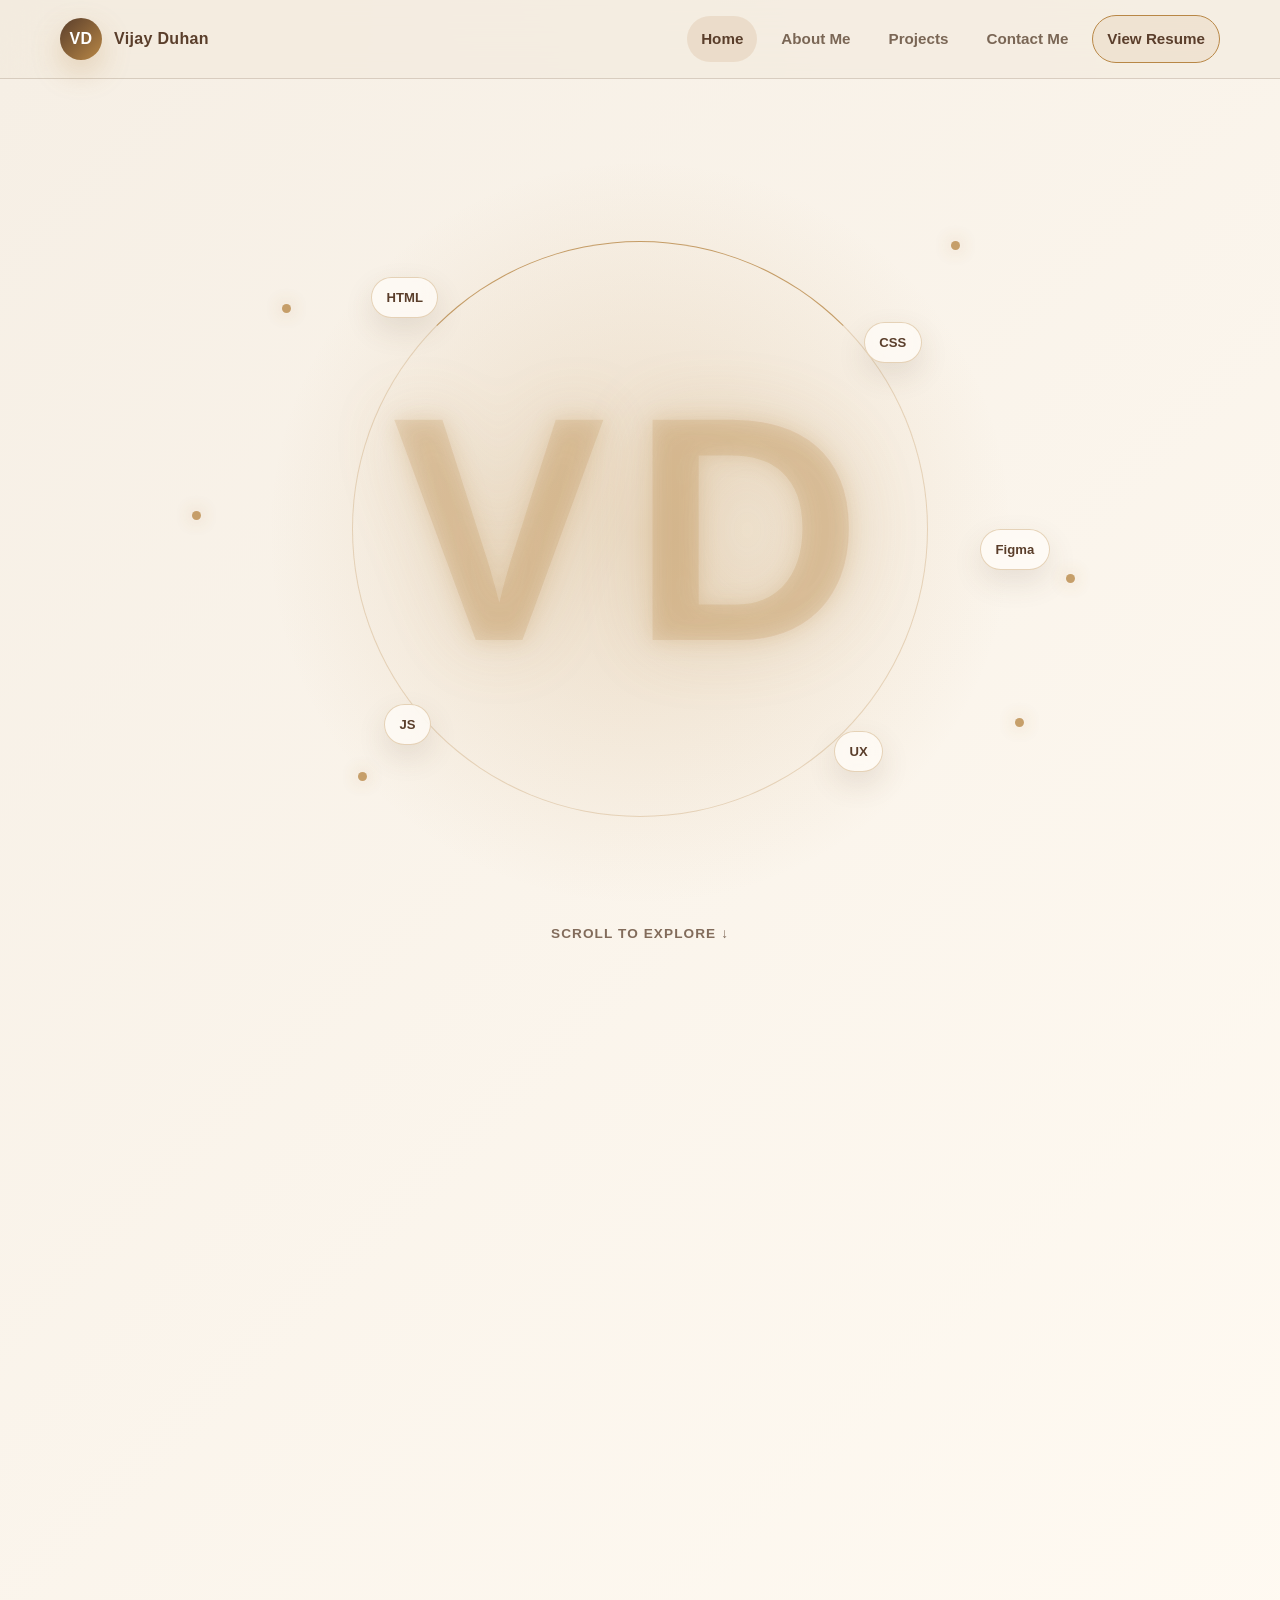
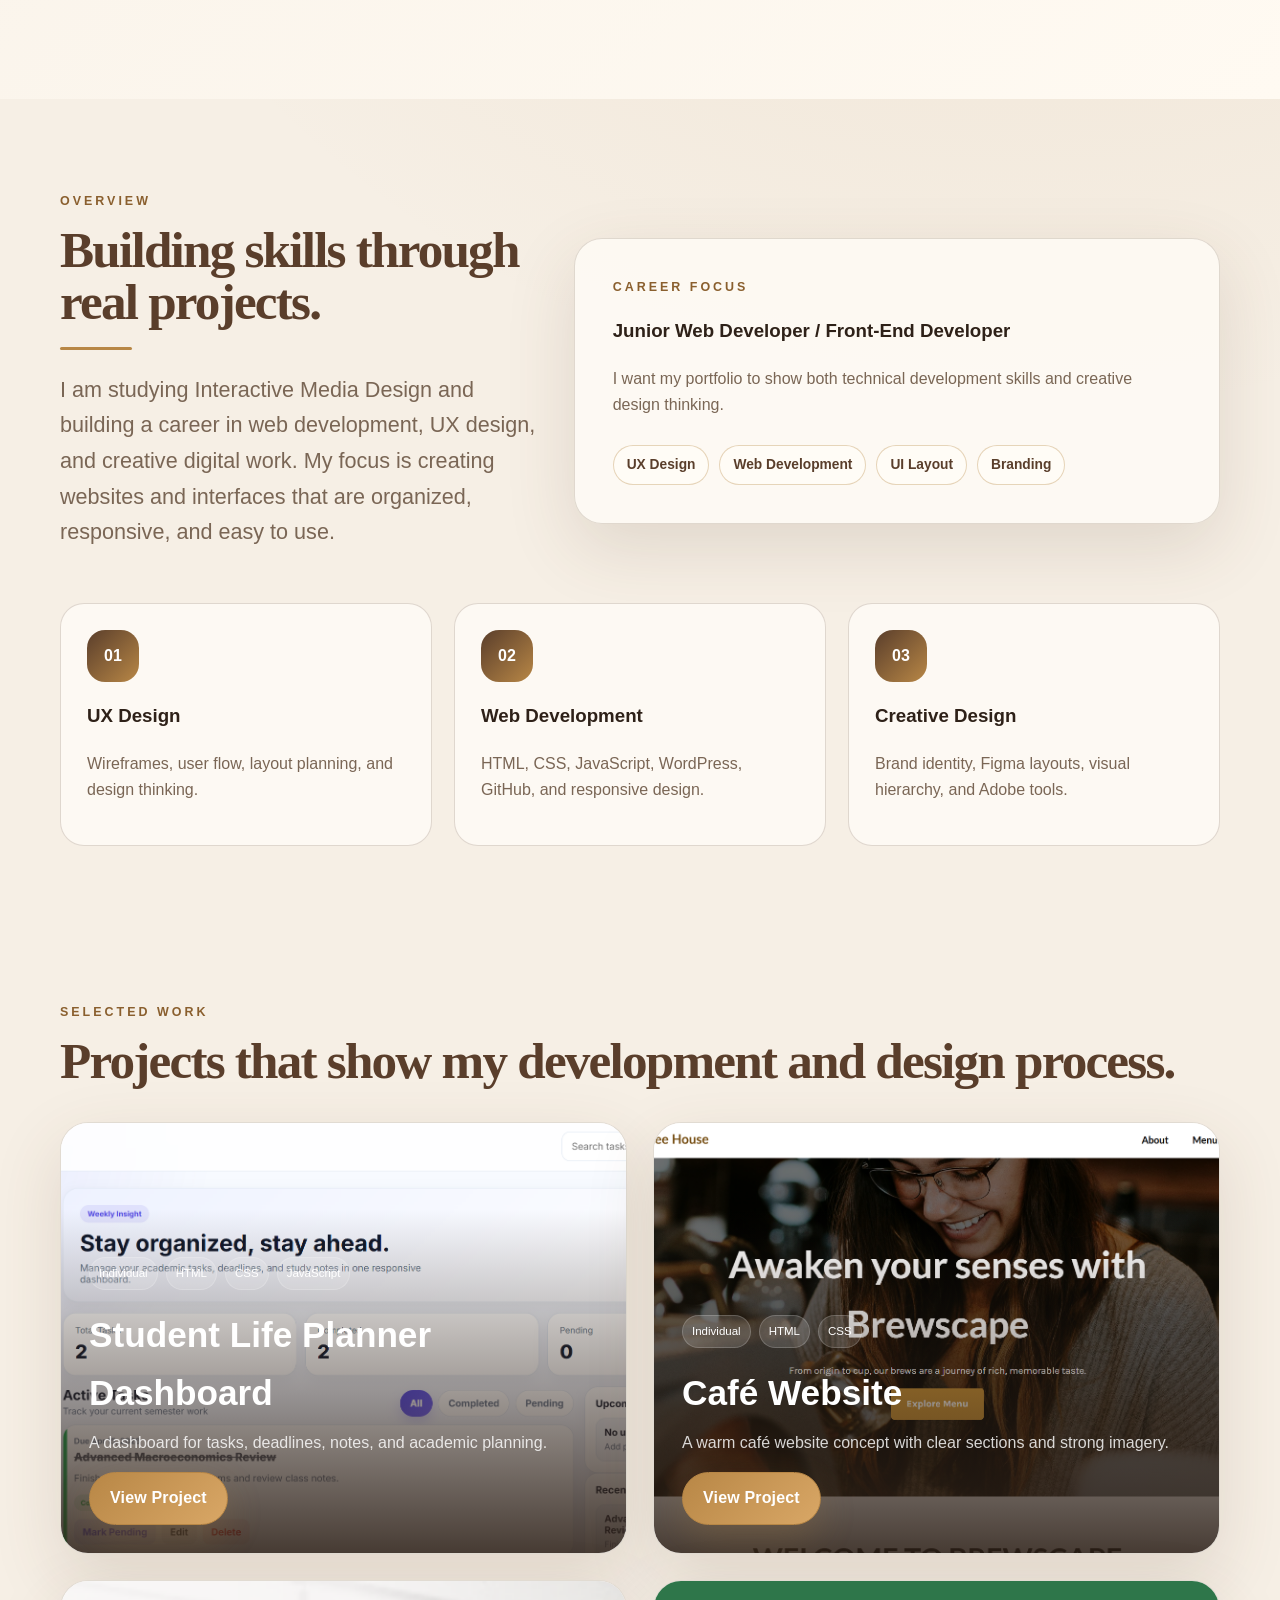
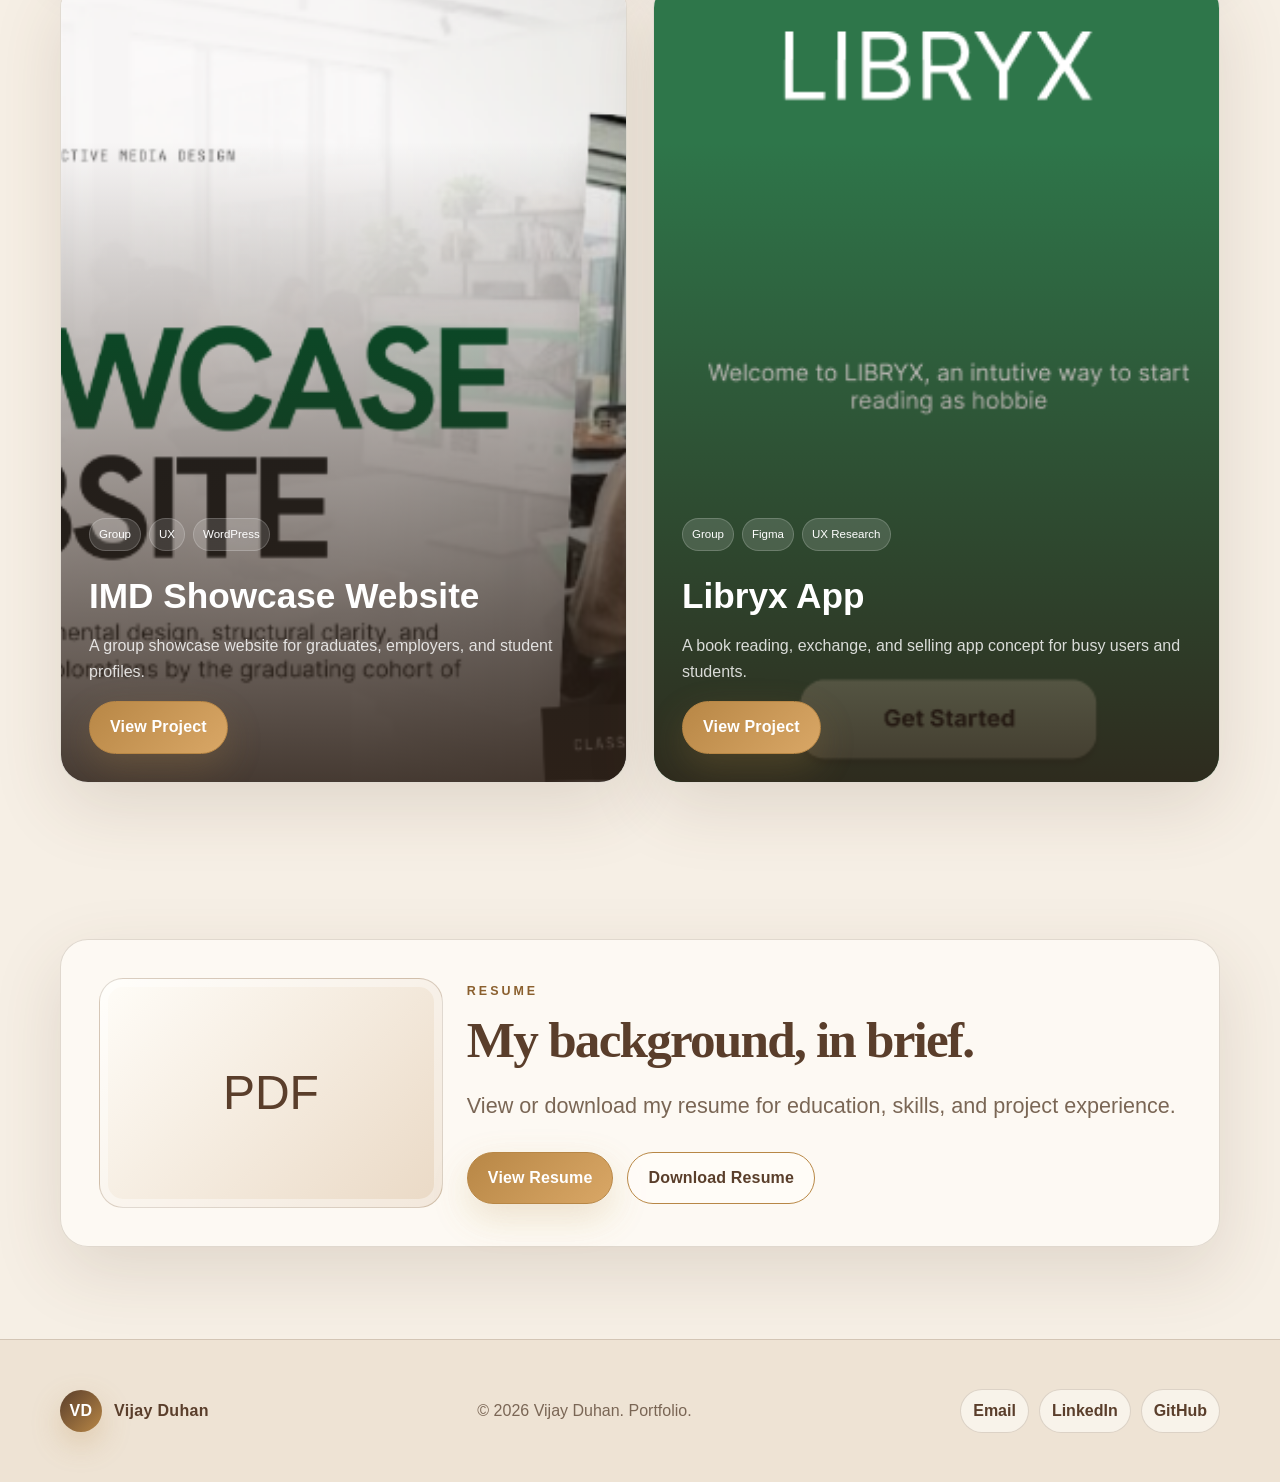
<file: index.html>
<!DOCTYPE html>
<html lang="en">
<head>
  <meta charset="UTF-8">
  <meta name="viewport" content="width=device-width, initial-scale=1.0">
  <meta name="description" content="Vijay Duhan portfolio — Junior Web Developer, Front-End Developer, and Creative Designer.">
  <title>Vijay Duhan Portfolio</title>
  <link rel="stylesheet" href="css/style.css">
</head>
<body>
<a class="skip-link" href="#main">Skip to content</a>
<header class="site-header">
  <nav class="navbar" aria-label="Main navigation">
    <a class="logo" href="index.html" aria-label="Vijay Duhan Home"><span class="logo-mark">VD</span><span>Vijay Duhan</span></a>
    <button class="menu-toggle" aria-label="Open navigation" aria-expanded="false">☰</button>
    <div class="nav-links">
      <a href="index.html" class="active">Home</a><a href="about.html" class="">About Me</a><a href="projects.html" class="">Projects</a><a href="contact.html" class="">Contact Me</a>
      <a class="nav-cta" href="assets/docs/Vijay-Duhan-Resume.pdf" target="_blank" rel="noopener">View Resume</a>
    </div>
  </nav>
</header>
<main id="main">
<section class="intro-hero" id="home">
  <div class="intro-sticky">

    <div class="vd-animation" aria-hidden="true">
  <h1 class="big-vd">VD</h1>

  <span class="particle particle-1"></span>
  <span class="particle particle-2"></span>
  <span class="particle particle-3"></span>
  <span class="particle particle-4"></span>
  <span class="particle particle-5"></span>
  <span class="particle particle-6"></span>

  <div class="orbit-ring"></div>

  <span class="floating-tag tag-1">HTML</span>
  <span class="floating-tag tag-2">CSS</span>
  <span class="floating-tag tag-3">JS</span>
  <span class="floating-tag tag-4">UX</span>
  <span class="floating-tag tag-5">Figma</span>

  <div class="scroll-hint">Scroll to explore ↓</div>
</div>

    <div class="hero-content">
      <p class="hero-label">Welcome to my portfolio</p>
      <h2>Vijay Duhan</h2>
      <h3>Junior Web Developer | Front-End Developer | Creative Designer</h3>

      <p>
        I create clean, responsive, and user-friendly digital experiences using
        code, design, and problem-solving.
      </p>

      <div class="hero-keywords">
        <span>Creative</span>
        <span>Technical</span>
        <span>Responsive</span>
        <span>UX Focused</span>
      </div>

      <div class="hero-buttons">
        <a href="projects.html" class="btn primary-btn">View Projects</a>
        <a href="assets/docs/resume.pdf" target="_blank" class="btn secondary-btn">View Resume</a>
      </div>
    </div>

  </div>
</section>

<section class="section" id="overview">
  <div class="container">
    <div class="about-intro">
      <div class="reveal">
        <p class="eyebrow">Overview</p>
        <h2 class="section-title">Building skills through real projects.</h2>
        <div class="rule"></div>
        <p class="lead">I am studying Interactive Media Design and building a career in web development, UX design, and creative digital work. My focus is creating websites and interfaces that are organized, responsive, and easy to use.</p>
      </div>
      <div class="card padded reveal">
        <p class="eyebrow">Career Focus</p>
        <h3>Junior Web Developer / Front-End Developer</h3>
        <p class="muted">I want my portfolio to show both technical development skills and creative design thinking.</p>
        <div class="keyword-row">
          <span class="tool-tag">UX Design</span>
          <span class="tool-tag">Web Development</span>
          <span class="tool-tag">UI Layout</span>
          <span class="tool-tag">Branding</span>
        </div>
      </div>
    </div>
    <div class="grid-3" style="margin-top:32px">
      <div class="feature-card reveal"><div class="feature-icon">01</div><h3>UX Design</h3><p class="muted">Wireframes, user flow, layout planning, and design thinking.</p></div>
      <div class="feature-card reveal"><div class="feature-icon">02</div><h3>Web Development</h3><p class="muted">HTML, CSS, JavaScript, WordPress, GitHub, and responsive design.</p></div>
      <div class="feature-card reveal"><div class="feature-icon">03</div><h3>Creative Design</h3><p class="muted">Brand identity, Figma layouts, visual hierarchy, and Adobe tools.</p></div>
    </div>
  </div>
</section>

<section class="section compact" id="featured-projects">
  <div class="container">
    <p class="eyebrow reveal">Selected Work</p>
    <h2 class="section-title reveal">Projects that show my development and design process.</h2>
    <div class="projects-grid">
      <a class="project-card reveal" href="student-planner.html">
        <img src="assets/images/student-dashboard-main.png" alt="Student Life Planner dashboard screen">
        <div class="project-card-content"><div class="project-meta"><span>Individual</span><span>HTML</span><span>CSS</span><span>JavaScript</span></div><h3>Student Life Planner Dashboard</h3><p>A dashboard for tasks, deadlines, notes, and academic planning.</p><span class="btn primary">View Project</span></div>
      </a>
      <a class="project-card reveal" href="cafe-website.html">
        <img src="assets/images/cafe-hero.png" alt="Brewscape Café website hero section">
        <div class="project-card-content"><div class="project-meta"><span>Individual</span><span>HTML</span><span>CSS</span></div><h3>Café Website</h3><p>A warm café website concept with clear sections and strong imagery.</p><span class="btn primary">View Project</span></div>
      </a>
      <a class="project-card reveal" href="imd-showcase.html">
        <img src="assets/images/imd-home.png" alt="IMD Showcase Website homepage">
        <div class="project-card-content"><div class="project-meta"><span>Group</span><span>UX</span><span>WordPress</span></div><h3>IMD Showcase Website</h3><p>A group showcase website for graduates, employers, and student profiles.</p><span class="btn primary">View Project</span></div>
      </a>
      <a class="project-card reveal" href="libryx-app.html">
        <img src="assets/images/libryx-home.png" alt="Libryx app home screen">
        <div class="project-card-content"><div class="project-meta"><span>Group</span><span>Figma</span><span>UX Research</span></div><h3>Libryx App</h3><p>A book reading, exchange, and selling app concept for busy users and students.</p><span class="btn primary">View Project</span></div>
      </a>
    </div>
  </div>
</section>

<section class="section" id="resume-home">
  <div class="container resume-preview card padded reveal">
    <div class="pdf-card">PDF</div>
    <div>
      <p class="eyebrow">Resume</p>
      <h2 class="section-title">My background, in brief.</h2>
      <p class="lead">View or download my resume for education, skills, and project experience.</p>
      <div class="btn-row"><a class="btn primary" href="assets/docs/Vijay-Duhan-Resume.pdf" target="_blank" rel="noopener">View Resume</a><a class="btn secondary" href="assets/docs/Vijay-Duhan-Resume.pdf" download>Download Resume</a></div>
    </div>
  </div>
</section>
</main>
<footer class="site-footer">
  <div class="container footer-grid">
    <a class="logo" href="index.html"><span class="logo-mark">VD</span><span>Vijay Duhan</span></a>
    <p class="muted">© <span data-year>2026</span> Vijay Duhan. Portfolio.</p>
    <div class="socials">
      <a href="mailto:vijayduhan8610@gmail.com">Email</a>
      <a href="https://www.linkedin.com/in/VIJAYDUHAN5212" target="_blank" rel="noopener">LinkedIn</a>
      <a href="https://github.com/DUHA0058" target="_blank" rel="noopener">GitHub</a>
    </div>
  </div>
</footer>
<script src="js/main.js"></script>
</body>
</html>
</file>
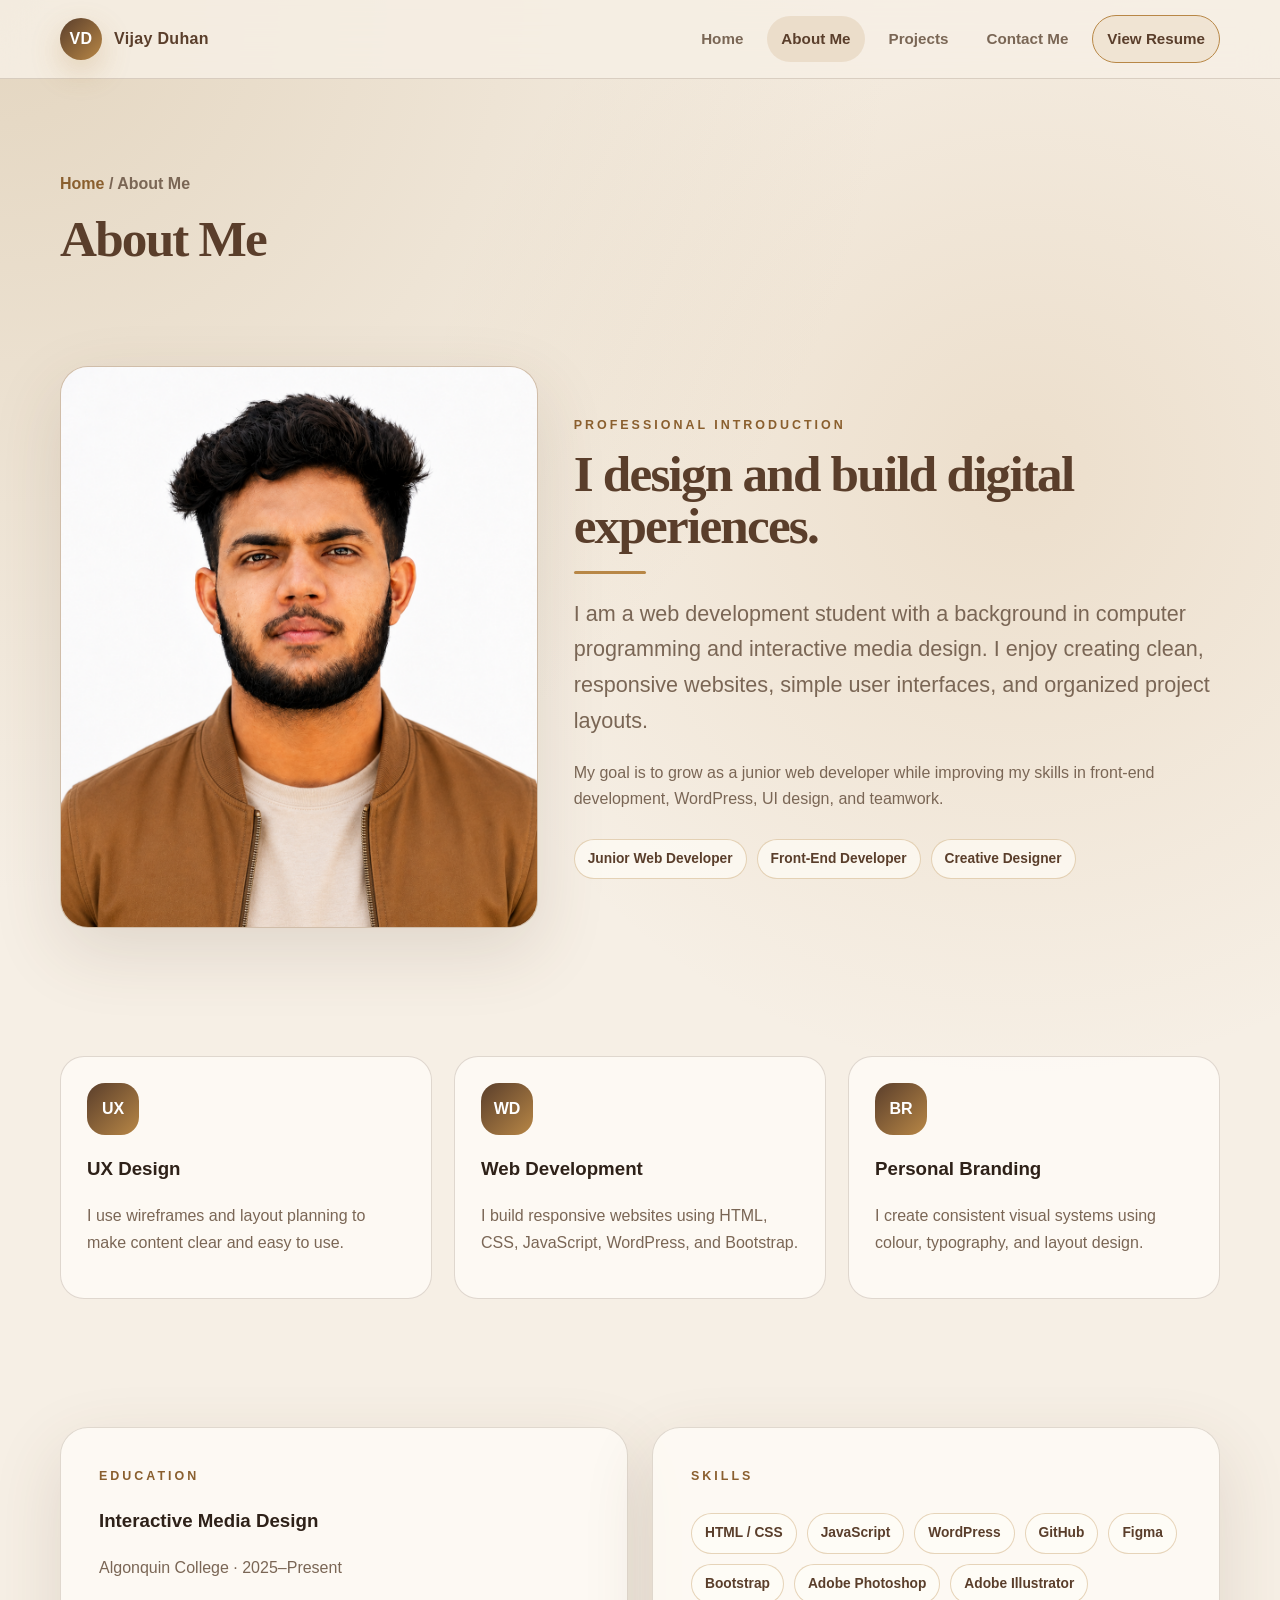
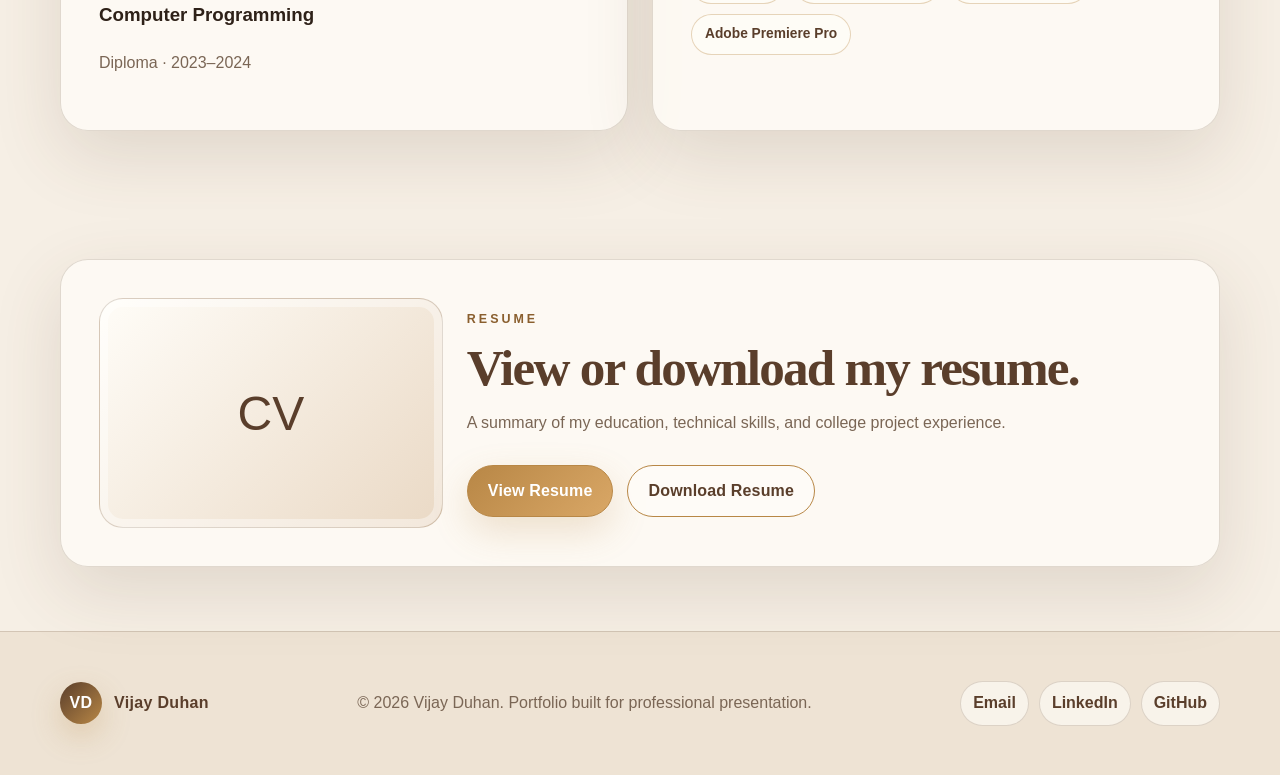
<file: about.html>
<!DOCTYPE html>
<html lang="en">
<head>
  <meta charset="UTF-8">
  <meta name="viewport" content="width=device-width, initial-scale=1.0">
  <meta name="description" content="Vijay Duhan portfolio — Junior Web Developer, Front-End Developer, and Creative Designer.">
  <title>Vijay Duhan Portfolio</title>
  <link rel="stylesheet" href="css/style.css">
</head>
<body>
<a class="skip-link" href="#main">Skip to content</a>
<header class="site-header">
  <nav class="navbar" aria-label="Main navigation">
    <a class="logo" href="index.html" aria-label="Vijay Duhan Home"><span class="logo-mark">VD</span><span>Vijay Duhan</span></a>
    <button class="menu-toggle" aria-label="Open navigation" aria-expanded="false">☰</button>
    <div class="nav-links">
      <a href="index.html" class="">Home</a><a href="about.html" class="active">About Me</a><a href="projects.html" class="">Projects</a><a href="contact.html" class="">Contact Me</a>
      <a class="nav-cta" href="assets/docs/Vijay-Duhan-Resume.pdf" target="_blank" rel="noopener">View Resume</a>
    </div>
  </nav>
</header>
<main id="main">
<section class="page-banner">
  <div class="container">
    <p class="breadcrumb"><a href="index.html">Home</a> / About Me</p>
    <h1 class="section-title">About Me</h1>
  </div>
</section>
<section class="section compact">
  <div class="container about-intro">
    <div class="about-photo reveal"><img src="assets/images/vijay-profile.png" alt="Professional photo of Vijay Duhan"></div>
    <div class="reveal">
      <p class="eyebrow">Professional Introduction</p>
      <h2 class="section-title">I design and build digital experiences.</h2>
      <div class="rule"></div>
      <p class="lead">I am a web development student with a background in computer programming and interactive media design. I enjoy creating clean, responsive websites, simple user interfaces, and organized project layouts.</p>
      <p class="muted">My goal is to grow as a junior web developer while improving my skills in front-end development, WordPress, UI design, and teamwork.</p>
      <div class="keyword-row"><span class="keyword">Junior Web Developer</span><span class="keyword">Front-End Developer</span><span class="keyword">Creative Designer</span></div>
    </div>
  </div>
</section>
<section class="section compact">
  <div class="container grid-3">
    <div class="feature-card reveal"><div class="feature-icon">UX</div><h3>UX Design</h3><p class="muted">I use wireframes and layout planning to make content clear and easy to use.</p></div>
    <div class="feature-card reveal"><div class="feature-icon">WD</div><h3>Web Development</h3><p class="muted">I build responsive websites using HTML, CSS, JavaScript, WordPress, and Bootstrap.</p></div>
    <div class="feature-card reveal"><div class="feature-icon">BR</div><h3>Personal Branding</h3><p class="muted">I create consistent visual systems using colour, typography, and layout design.</p></div>
  </div>
</section>
<section class="section compact">
  <div class="container grid-2">
    <div class="card padded reveal"><p class="eyebrow">Education</p><h3>Interactive Media Design</h3><p class="muted">Algonquin College · 2025–Present</p><h3>Computer Programming</h3><p class="muted">Diploma · 2023–2024</p></div>
    <div class="card padded reveal"><p class="eyebrow">Skills</p><div class="keyword-row"><span class="tool-tag">HTML / CSS</span><span class="tool-tag">JavaScript</span><span class="tool-tag">WordPress</span><span class="tool-tag">GitHub</span><span class="tool-tag">Figma</span><span class="tool-tag">Bootstrap</span><span class="tool-tag">Adobe Photoshop</span><span class="tool-tag">Adobe Illustrator</span><span class="tool-tag">Adobe Premiere Pro</span></div></div>
  </div>
</section>
<section class="section compact">
  <div class="container resume-preview card padded reveal">
    <div class="pdf-card">CV</div>
    <div><p class="eyebrow">Resume</p><h2 class="section-title">View or download my resume.</h2><p class="muted">A summary of my education, technical skills, and college project experience.</p><div class="btn-row"><a class="btn primary" href="assets/docs/Vijay-Duhan-Resume.pdf" target="_blank" rel="noopener">View Resume</a><a class="btn secondary" href="assets/docs/Vijay-Duhan-Resume.pdf" download>Download Resume</a></div></div>
  </div>
</section>
</main>
<footer class="site-footer">
  <div class="container footer-grid">
    <a class="logo" href="index.html"><span class="logo-mark">VD</span><span>Vijay Duhan</span></a>
    <p class="muted">© <span data-year>2026</span> Vijay Duhan. Portfolio built for professional presentation.</p>
    <div class="socials">
      <a href="mailto:vijayduhan8610@gmail.com">Email</a>
      <a href="https://www.linkedin.com/in/VIJAYDUHAN5212" target="_blank" rel="noopener">LinkedIn</a>
      <a href="https://github.com/DUHA0058" target="_blank" rel="noopener">GitHub</a>
    </div>
  </div>
</footer>
<script src="js/main.js"></script>
</body>
</html>
</file>
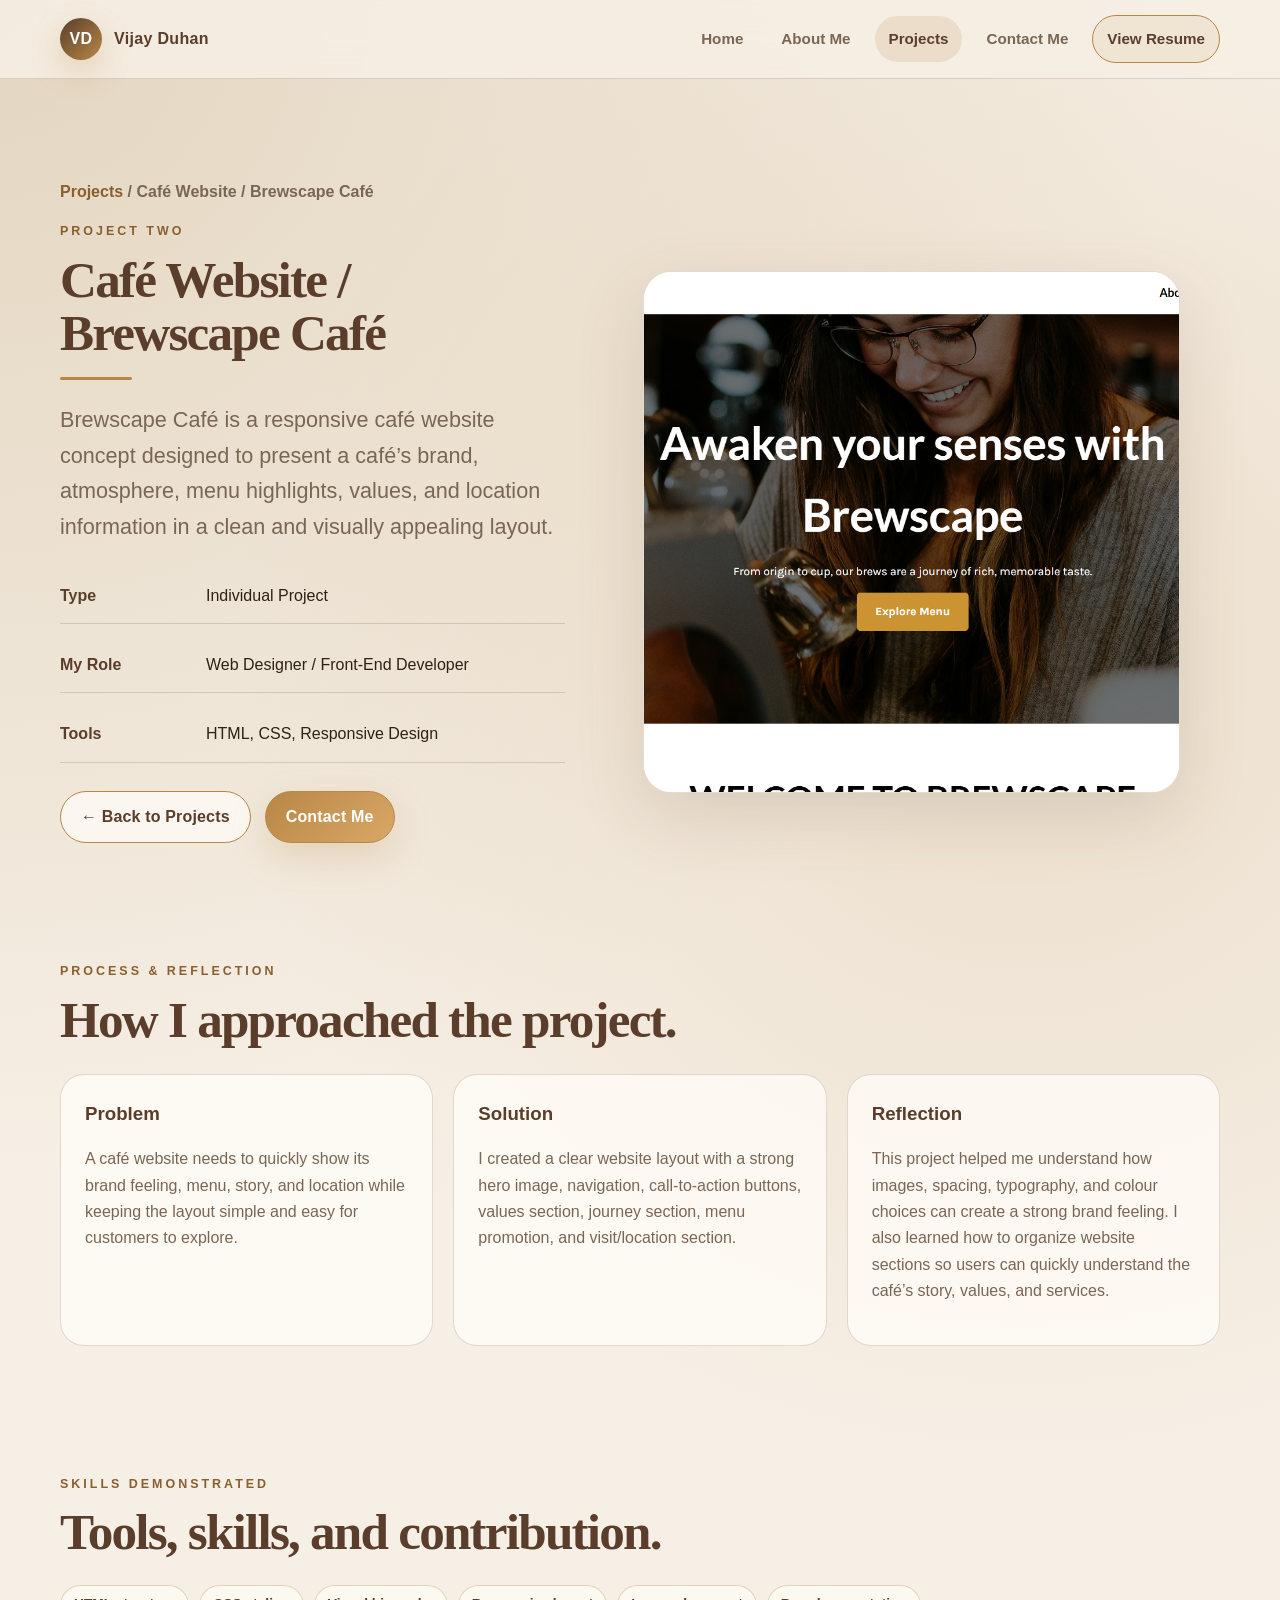
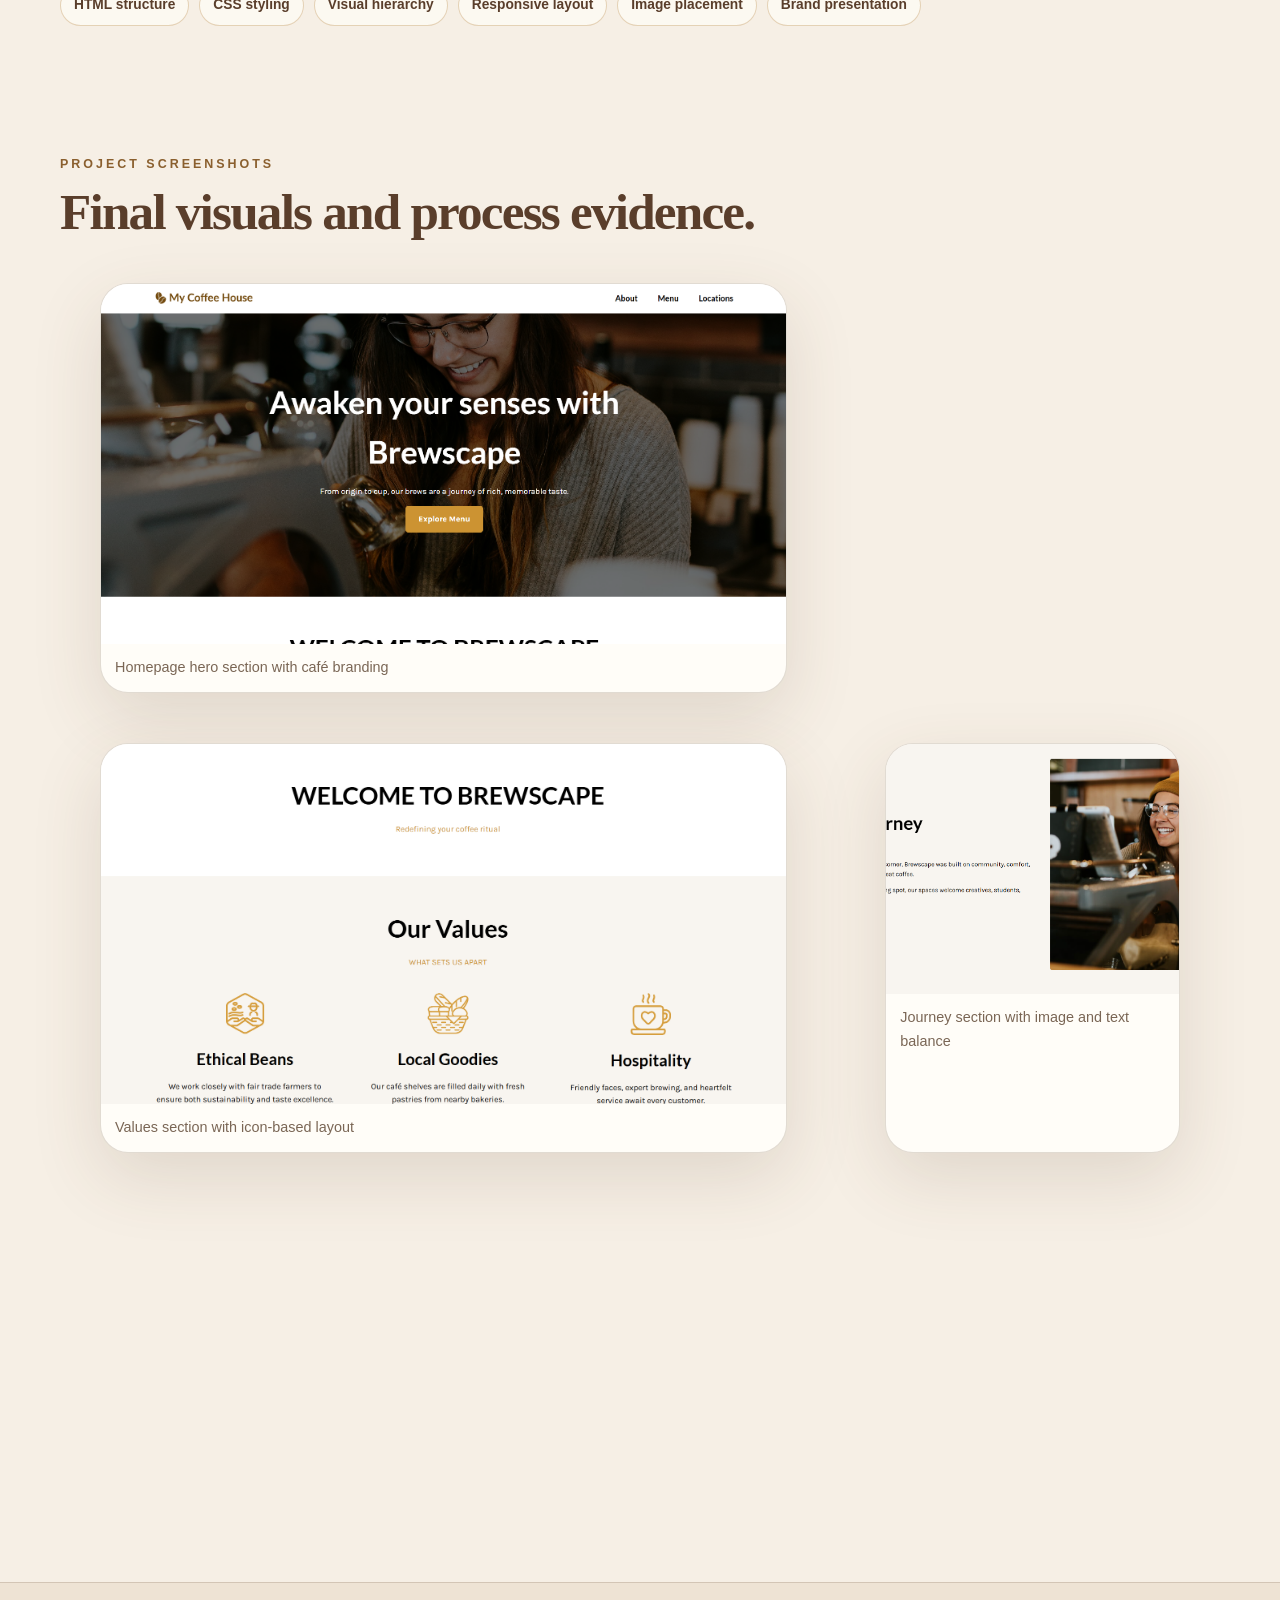
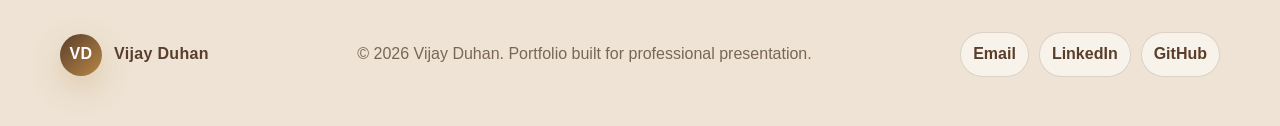
<file: cafe-website.html>
<!DOCTYPE html>
<html lang="en">
<head>
  <meta charset="UTF-8">
  <meta name="viewport" content="width=device-width, initial-scale=1.0">
  <meta name="description" content="Vijay Duhan portfolio — Junior Web Developer, Front-End Developer, and Creative Designer.">
  <title>Vijay Duhan Portfolio</title>
  <link rel="stylesheet" href="css/style.css">
</head>
<body>
<a class="skip-link" href="#main">Skip to content</a>
<header class="site-header">
  <nav class="navbar" aria-label="Main navigation">
    <a class="logo" href="index.html" aria-label="Vijay Duhan Home"><span class="logo-mark">VD</span><span>Vijay Duhan</span></a>
    <button class="menu-toggle" aria-label="Open navigation" aria-expanded="false">☰</button>
    <div class="nav-links">
      <a href="index.html" class="">Home</a><a href="about.html" class="">About Me</a><a href="projects.html" class="active">Projects</a><a href="contact.html" class="">Contact Me</a>
      <a class="nav-cta" href="assets/docs/Vijay-Duhan-Resume.pdf" target="_blank" rel="noopener">View Resume</a>
    </div>
  </nav>
</header>
<main id="main">
<section class="project-hero">
  <div class="container">
    <p class="breadcrumb"><a href="projects.html">Projects</a> / Café Website / Brewscape Café</p>
    <div class="project-hero-grid">
      <div class="reveal">
        <p class="eyebrow">Project Two</p>
        <h1 class="section-title">Café Website / Brewscape Café</h1>
        <div class="rule"></div>
        <p class="lead">Brewscape Café is a responsive café website concept designed to present a café’s brand, atmosphere, menu highlights, values, and location information in a clean and visually appealing layout.</p>
        <div class="project-facts">
          <div class="fact"><strong>Type</strong><span>Individual Project</span></div>
          <div class="fact"><strong>My Role</strong><span>Web Designer / Front-End Developer</span></div>
          <div class="fact"><strong>Tools</strong><span>HTML, CSS, Responsive Design</span></div>
        </div>
        <div class="btn-row"><a class="btn secondary" href="projects.html">← Back to Projects</a><a class="btn primary" href="contact.html">Contact Me</a></div>
      </div>
      <figure class="project-hero-image reveal"><img src="assets/images/cafe-hero.png" alt="Café Website / Brewscape Café project screenshot"></figure>
    </div>
  </div>
</section>
<section class="section compact">
  <div class="container">
    <p class="eyebrow reveal">Process & Reflection</p>
    <h2 class="section-title reveal">How I approached the project.</h2>
    <div class="process-grid">
      <div class="process-card reveal"><h3>Problem</h3><p class="muted">A café website needs to quickly show its brand feeling, menu, story, and location while keeping the layout simple and easy for customers to explore.</p></div>
      <div class="process-card reveal"><h3>Solution</h3><p class="muted">I created a clear website layout with a strong hero image, navigation, call-to-action buttons, values section, journey section, menu promotion, and visit/location section.</p></div>
      <div class="process-card reveal"><h3>Reflection</h3><p class="muted">This project helped me understand how images, spacing, typography, and colour choices can create a strong brand feeling. I also learned how to organize website sections so users can quickly understand the café’s story, values, and services.</p></div>
    </div>
  </div>
</section>
<section class="section compact">
  <div class="container">
    <p class="eyebrow reveal">Skills Demonstrated</p>
    <h2 class="section-title reveal">Tools, skills, and contribution.</h2>
    <div class="keyword-row reveal"><span class="tool-tag">HTML structure</span><span class="tool-tag">CSS styling</span><span class="tool-tag">Visual hierarchy</span><span class="tool-tag">Responsive layout</span><span class="tool-tag">Image placement</span><span class="tool-tag">Brand presentation</span></div>
  </div>
</section>
<section class="section compact">
  <div class="container">
    <p class="eyebrow reveal">Project Screenshots</p>
    <h2 class="section-title reveal">Final visuals and process evidence.</h2>
    <div class="gallery-grid"><figure class="gallery-image wide reveal"><img src="assets/images/cafe-hero.png" alt="Homepage hero section with café branding"><figcaption class="caption">Homepage hero section with café branding</figcaption></figure><figure class="gallery-image wide reveal"><img src="assets/images/cafe-values.png" alt="Values section with icon-based layout"><figcaption class="caption">Values section with icon-based layout</figcaption></figure><figure class="gallery-image  reveal"><img src="assets/images/cafe-journey.png" alt="Journey section with image and text balance"><figcaption class="caption">Journey section with image and text balance</figcaption></figure><figure class="gallery-image  reveal"><img src="assets/images/cafe-visit.png" alt="Visit and menu promotion sections"><figcaption class="caption">Visit and menu promotion sections</figcaption></figure></div>
  </div>
</section>
</main>
<footer class="site-footer">
  <div class="container footer-grid">
    <a class="logo" href="index.html"><span class="logo-mark">VD</span><span>Vijay Duhan</span></a>
    <p class="muted">© <span data-year>2026</span> Vijay Duhan. Portfolio built for professional presentation.</p>
    <div class="socials">
      <a href="mailto:vijayduhan8610@gmail.com">Email</a>
      <a href="https://www.linkedin.com/in/VIJAYDUHAN5212" target="_blank" rel="noopener">LinkedIn</a>
      <a href="https://github.com/DUHA0058" target="_blank" rel="noopener">GitHub</a>
    </div>
  </div>
</footer>
<script src="js/main.js"></script>
</body>
</html>
</file>
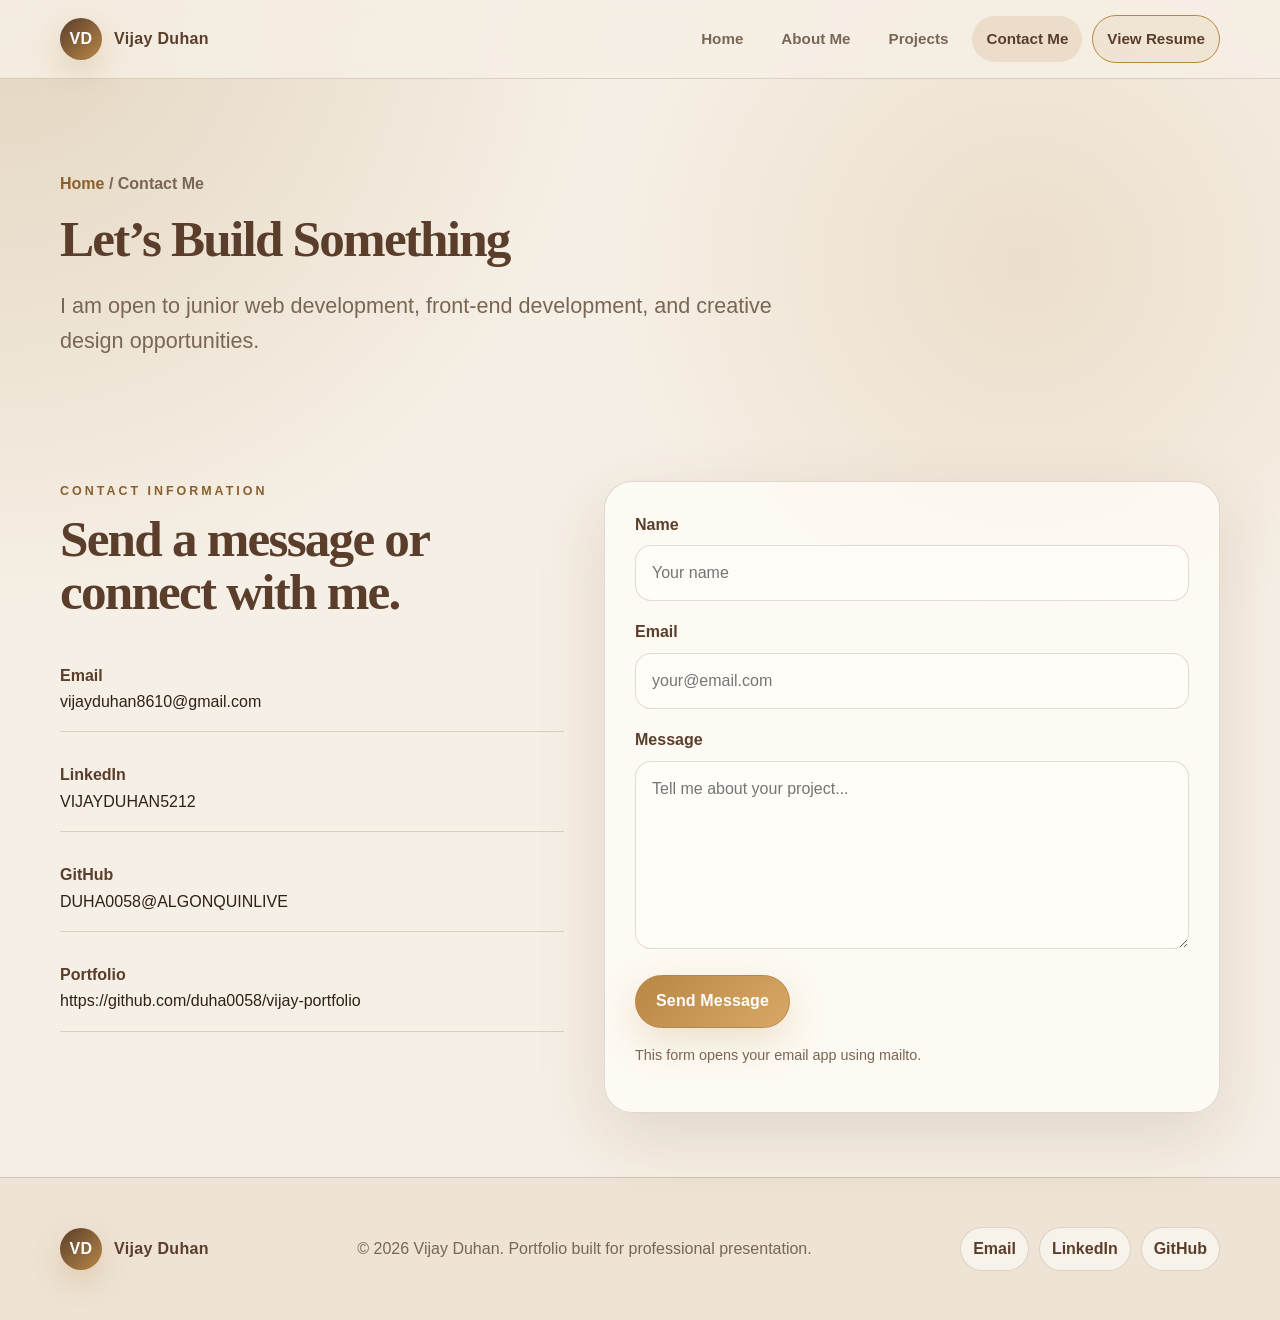
<file: contact.html>
<!DOCTYPE html>
<html lang="en">
<head>
  <meta charset="UTF-8">
  <meta name="viewport" content="width=device-width, initial-scale=1.0">
  <meta name="description" content="Vijay Duhan portfolio — Junior Web Developer, Front-End Developer, and Creative Designer.">
  <title>Vijay Duhan Portfolio</title>
  <link rel="stylesheet" href="css/style.css">
</head>
<body>
<a class="skip-link" href="#main">Skip to content</a>
<header class="site-header">
  <nav class="navbar" aria-label="Main navigation">
    <a class="logo" href="index.html" aria-label="Vijay Duhan Home"><span class="logo-mark">VD</span><span>Vijay Duhan</span></a>
    <button class="menu-toggle" aria-label="Open navigation" aria-expanded="false">☰</button>
    <div class="nav-links">
      <a href="index.html" class="">Home</a><a href="about.html" class="">About Me</a><a href="projects.html" class="">Projects</a><a href="contact.html" class="active">Contact Me</a>
      <a class="nav-cta" href="assets/docs/Vijay-Duhan-Resume.pdf" target="_blank" rel="noopener">View Resume</a>
    </div>
  </nav>
</header>
<main id="main">
<section class="page-banner">
  <div class="container">
    <p class="breadcrumb"><a href="index.html">Home</a> / Contact Me</p>
    <h1 class="section-title">Let’s Build Something</h1>
    <p class="lead">I am open to junior web development, front-end development, and creative design opportunities.</p>
  </div>
</section>
<section class="section compact">
  <div class="container contact-grid">
    <div class="reveal">
      <p class="eyebrow">Contact Information</p>
      <h2 class="section-title">Send a message or connect with me.</h2>
      <div class="contact-list">
        <div class="contact-item"><strong>Email</strong><a href="mailto:vijayduhan8610@gmail.com">vijayduhan8610@gmail.com</a></div>
        <div class="contact-item"><strong>LinkedIn</strong><span>VIJAYDUHAN5212</span></div>
        <div class="contact-item"><strong>GitHub</strong><span>DUHA0058@ALGONQUINLIVE</span></div>
        <div class="contact-item"><strong>Portfolio</strong><span>https://github.com/duha0058/vijay-portfolio</span></div>
      </div>
    </div>
    <form class="form-card reveal" data-contact-form>
      <div class="form-field"><label for="name">Name</label><input id="name" name="name" type="text" placeholder="Your name" required></div>
      <div class="form-field"><label for="email">Email</label><input id="email" name="email" type="email" placeholder="your@email.com" required></div>
      <div class="form-field"><label for="message">Message</label><textarea id="message" name="message" rows="6" placeholder="Tell me about your project..." required></textarea></div>
      <button class="btn primary" type="submit">Send Message</button>
      <p class="muted" style="font-size:.9rem;margin-top:16px">This form opens your email app using mailto.</p>
    </form>
  </div>
</section>
</main>
<footer class="site-footer">
  <div class="container footer-grid">
    <a class="logo" href="index.html"><span class="logo-mark">VD</span><span>Vijay Duhan</span></a>
    <p class="muted">© <span data-year>2026</span> Vijay Duhan. Portfolio built for professional presentation.</p>
    <div class="socials">
      <a href="mailto:vijayduhan8610@gmail.com">Email</a>
      <a href="https://www.linkedin.com/in/VIJAYDUHAN5212" target="_blank" rel="noopener">LinkedIn</a>
      <a href="https://github.com/DUHA0058" target="_blank" rel="noopener">GitHub</a>
    </div>
  </div>
</footer>
<script src="js/main.js"></script>
</body>
</html>
</file>
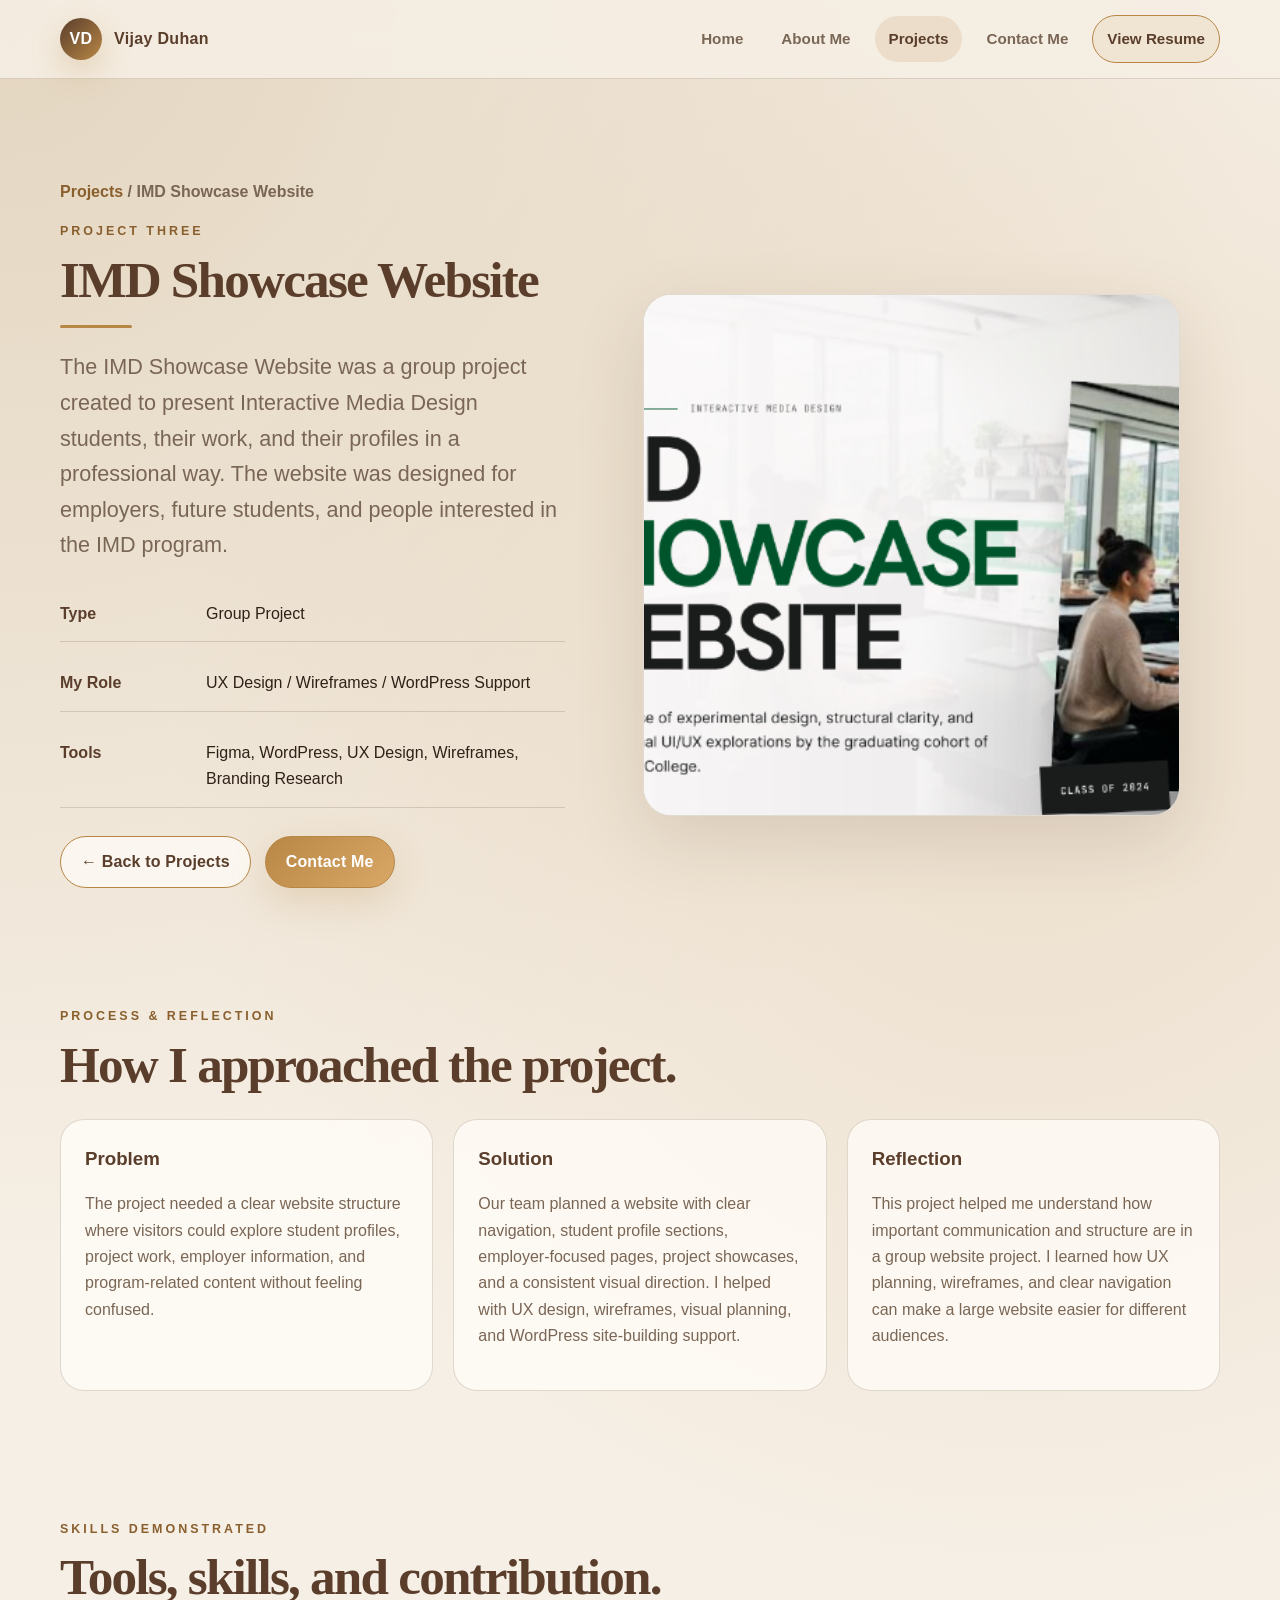
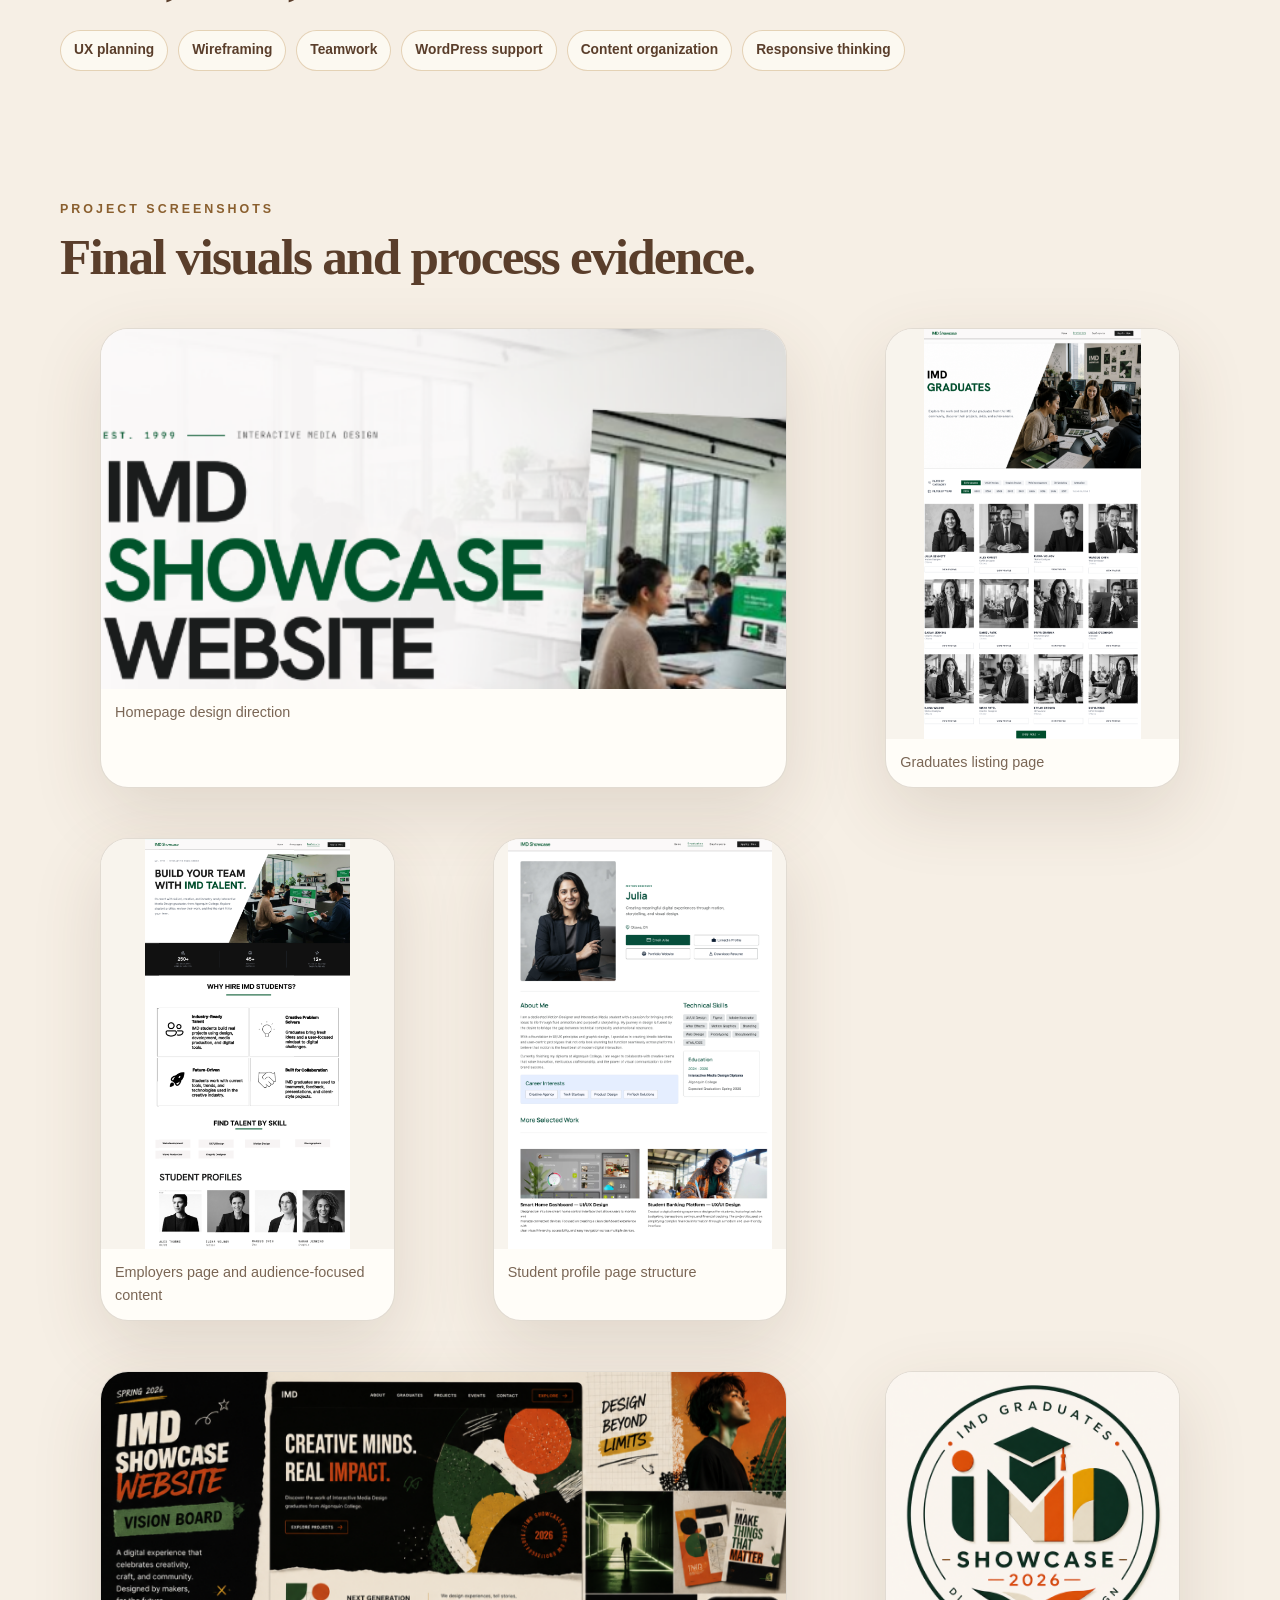
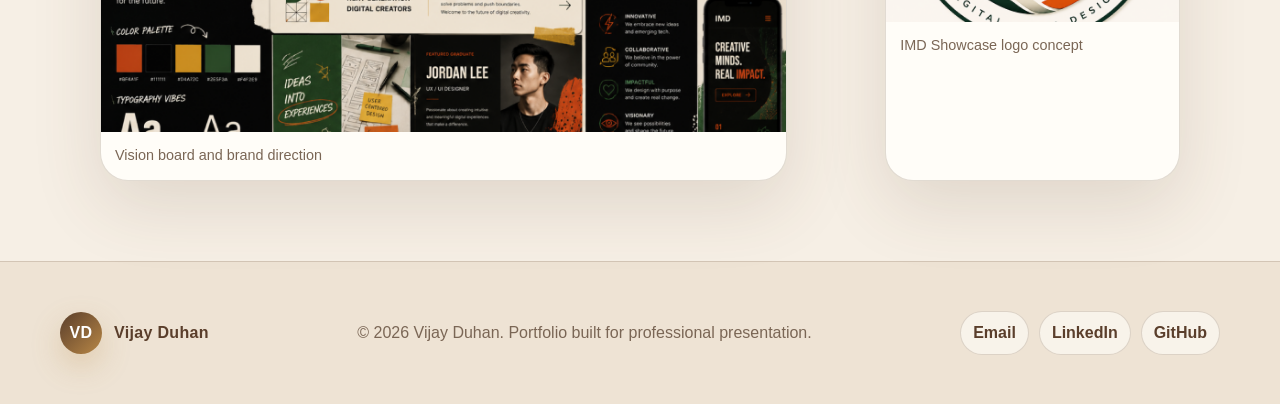
<file: imd-showcase.html>
<!DOCTYPE html>
<html lang="en">
<head>
  <meta charset="UTF-8">
  <meta name="viewport" content="width=device-width, initial-scale=1.0">
  <meta name="description" content="Vijay Duhan portfolio — Junior Web Developer, Front-End Developer, and Creative Designer.">
  <title>Vijay Duhan Portfolio</title>
  <link rel="stylesheet" href="css/style.css">
</head>
<body>
<a class="skip-link" href="#main">Skip to content</a>
<header class="site-header">
  <nav class="navbar" aria-label="Main navigation">
    <a class="logo" href="index.html" aria-label="Vijay Duhan Home"><span class="logo-mark">VD</span><span>Vijay Duhan</span></a>
    <button class="menu-toggle" aria-label="Open navigation" aria-expanded="false">☰</button>
    <div class="nav-links">
      <a href="index.html" class="">Home</a><a href="about.html" class="">About Me</a><a href="projects.html" class="active">Projects</a><a href="contact.html" class="">Contact Me</a>
      <a class="nav-cta" href="assets/docs/Vijay-Duhan-Resume.pdf" target="_blank" rel="noopener">View Resume</a>
    </div>
  </nav>
</header>
<main id="main">
<section class="project-hero">
  <div class="container">
    <p class="breadcrumb"><a href="projects.html">Projects</a> / IMD Showcase Website</p>
    <div class="project-hero-grid">
      <div class="reveal">
        <p class="eyebrow">Project Three</p>
        <h1 class="section-title">IMD Showcase Website</h1>
        <div class="rule"></div>
        <p class="lead">The IMD Showcase Website was a group project created to present Interactive Media Design students, their work, and their profiles in a professional way. The website was designed for employers, future students, and people interested in the IMD program.</p>
        <div class="project-facts">
          <div class="fact"><strong>Type</strong><span>Group Project</span></div>
          <div class="fact"><strong>My Role</strong><span>UX Design / Wireframes / WordPress Support</span></div>
          <div class="fact"><strong>Tools</strong><span>Figma, WordPress, UX Design, Wireframes, Branding Research</span></div>
        </div>
        <div class="btn-row"><a class="btn secondary" href="projects.html">← Back to Projects</a><a class="btn primary" href="contact.html">Contact Me</a></div>
      </div>
      <figure class="project-hero-image reveal"><img src="assets/images/imd-home.png" alt="IMD Showcase Website project screenshot"></figure>
    </div>
  </div>
</section>
<section class="section compact">
  <div class="container">
    <p class="eyebrow reveal">Process & Reflection</p>
    <h2 class="section-title reveal">How I approached the project.</h2>
    <div class="process-grid">
      <div class="process-card reveal"><h3>Problem</h3><p class="muted">The project needed a clear website structure where visitors could explore student profiles, project work, employer information, and program-related content without feeling confused.</p></div>
      <div class="process-card reveal"><h3>Solution</h3><p class="muted">Our team planned a website with clear navigation, student profile sections, employer-focused pages, project showcases, and a consistent visual direction. I helped with UX design, wireframes, visual planning, and WordPress site-building support.</p></div>
      <div class="process-card reveal"><h3>Reflection</h3><p class="muted">This project helped me understand how important communication and structure are in a group website project. I learned how UX planning, wireframes, and clear navigation can make a large website easier for different audiences.</p></div>
    </div>
  </div>
</section>
<section class="section compact">
  <div class="container">
    <p class="eyebrow reveal">Skills Demonstrated</p>
    <h2 class="section-title reveal">Tools, skills, and contribution.</h2>
    <div class="keyword-row reveal"><span class="tool-tag">UX planning</span><span class="tool-tag">Wireframing</span><span class="tool-tag">Teamwork</span><span class="tool-tag">WordPress support</span><span class="tool-tag">Content organization</span><span class="tool-tag">Responsive thinking</span></div>
  </div>
</section>
<section class="section compact">
  <div class="container">
    <p class="eyebrow reveal">Project Screenshots</p>
    <h2 class="section-title reveal">Final visuals and process evidence.</h2>
    <div class="gallery-grid"><figure class="gallery-image wide reveal"><img src="assets/images/imd-home.png" alt="Homepage design direction"><figcaption class="caption">Homepage design direction</figcaption></figure><figure class="gallery-image tall reveal"><img src="assets/images/imd-graduates.png" alt="Graduates listing page"><figcaption class="caption">Graduates listing page</figcaption></figure><figure class="gallery-image tall reveal"><img src="assets/images/imd-employers.png" alt="Employers page and audience-focused content"><figcaption class="caption">Employers page and audience-focused content</figcaption></figure><figure class="gallery-image tall reveal"><img src="assets/images/imd-profile.png" alt="Student profile page structure"><figcaption class="caption">Student profile page structure</figcaption></figure><figure class="gallery-image wide reveal"><img src="assets/images/imd-vision-orange.png" alt="Vision board and brand direction"><figcaption class="caption">Vision board and brand direction</figcaption></figure><figure class="gallery-image  reveal"><img src="assets/images/imd-logo.png" alt="IMD Showcase logo concept"><figcaption class="caption">IMD Showcase logo concept</figcaption></figure></div>
  </div>
</section>
</main>
<footer class="site-footer">
  <div class="container footer-grid">
    <a class="logo" href="index.html"><span class="logo-mark">VD</span><span>Vijay Duhan</span></a>
    <p class="muted">© <span data-year>2026</span> Vijay Duhan. Portfolio built for professional presentation.</p>
    <div class="socials">
      <a href="mailto:vijayduhan8610@gmail.com">Email</a>
      <a href="https://www.linkedin.com/in/VIJAYDUHAN5212" target="_blank" rel="noopener">LinkedIn</a>
      <a href="https://github.com/DUHA0058" target="_blank" rel="noopener">GitHub</a>
    </div>
  </div>
</footer>
<script src="js/main.js"></script>
</body>
</html>
</file>
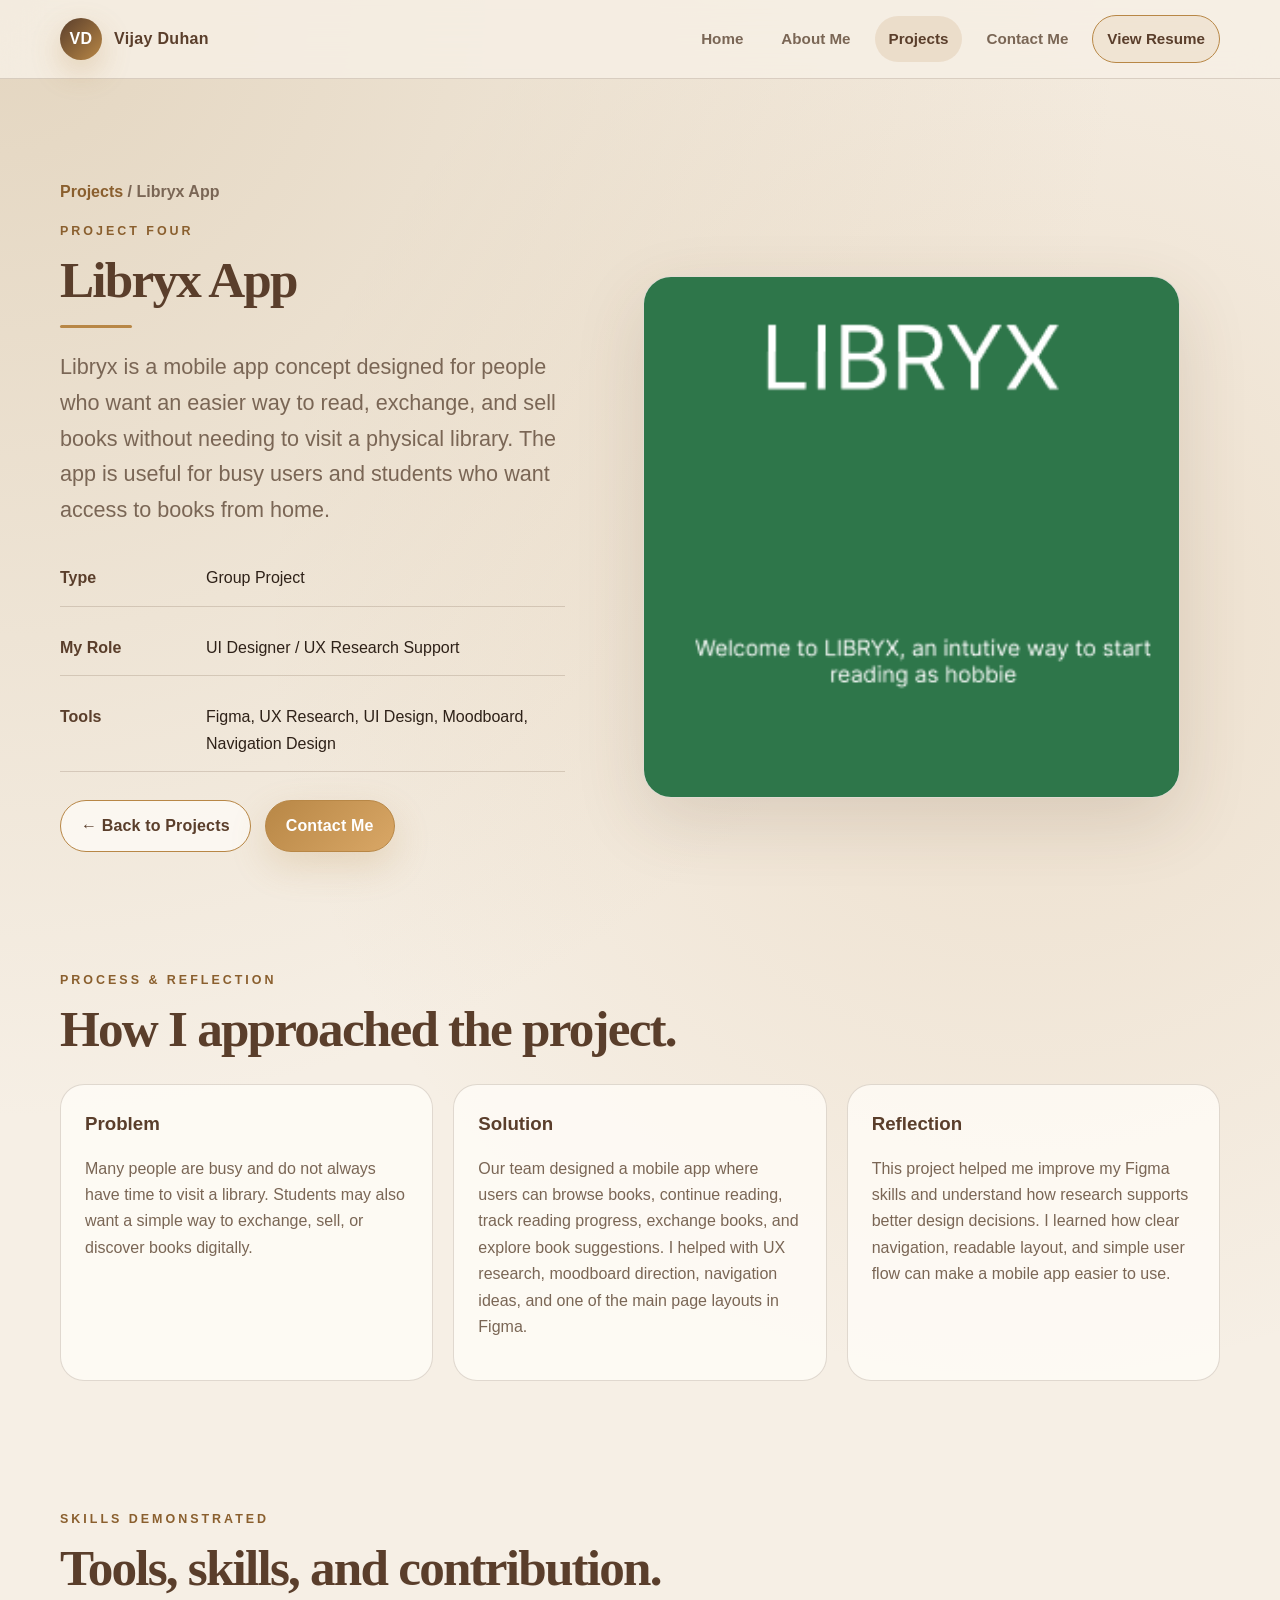
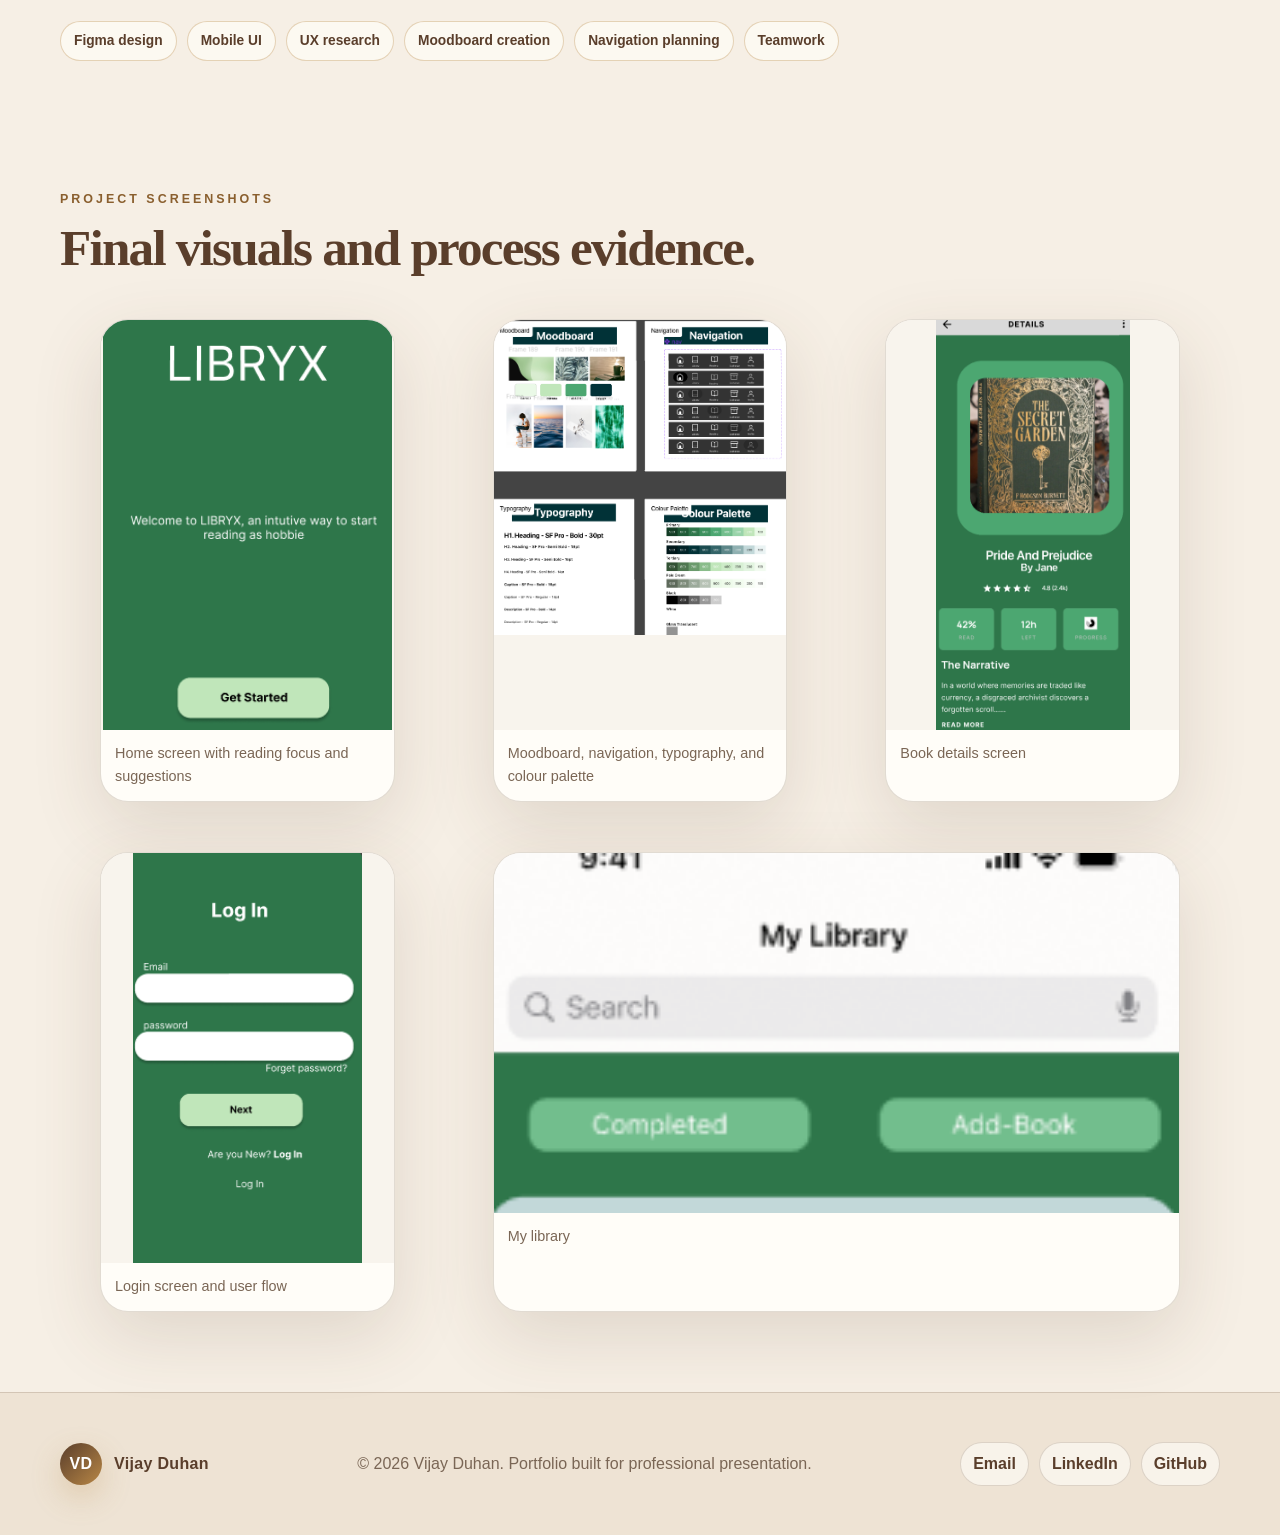
<file: libryx-app.html>
<!DOCTYPE html>
<html lang="en">
<head>
  <meta charset="UTF-8">
  <meta name="viewport" content="width=device-width, initial-scale=1.0">
  <meta name="description" content="Vijay Duhan portfolio — Junior Web Developer, Front-End Developer, and Creative Designer.">
  <title>Vijay Duhan Portfolio</title>
  <link rel="stylesheet" href="css/style.css">
</head>
<body>
<a class="skip-link" href="#main">Skip to content</a>
<header class="site-header">
  <nav class="navbar" aria-label="Main navigation">
    <a class="logo" href="index.html" aria-label="Vijay Duhan Home"><span class="logo-mark">VD</span><span>Vijay Duhan</span></a>
    <button class="menu-toggle" aria-label="Open navigation" aria-expanded="false">☰</button>
    <div class="nav-links">
      <a href="index.html" class="">Home</a><a href="about.html" class="">About Me</a><a href="projects.html" class="active">Projects</a><a href="contact.html" class="">Contact Me</a>
      <a class="nav-cta" href="assets/docs/Vijay-Duhan-Resume.pdf" target="_blank" rel="noopener">View Resume</a>
    </div>
  </nav>
</header>
<main id="main">
<section class="project-hero">
  <div class="container">
    <p class="breadcrumb"><a href="projects.html">Projects</a> / Libryx App</p>
    <div class="project-hero-grid">
      <div class="reveal">
        <p class="eyebrow">Project Four</p>
        <h1 class="section-title">Libryx App</h1>
        <div class="rule"></div>
        <p class="lead">Libryx is a mobile app concept designed for people who want an easier way to read, exchange, and sell books without needing to visit a physical library. The app is useful for busy users and students who want access to books from home.</p>
        <div class="project-facts">
          <div class="fact"><strong>Type</strong><span>Group Project</span></div>
          <div class="fact"><strong>My Role</strong><span>UI Designer / UX Research Support</span></div>
          <div class="fact"><strong>Tools</strong><span>Figma, UX Research, UI Design, Moodboard, Navigation Design</span></div>
        </div>
        <div class="btn-row"><a class="btn secondary" href="projects.html">← Back to Projects</a><a class="btn primary" href="contact.html">Contact Me</a></div>
      </div>
      <figure class="project-hero-image reveal"><img src="assets/images/libryx-home.png" alt="Libryx App project screenshot"></figure>
    </div>
  </div>
</section>
<section class="section compact">
  <div class="container">
    <p class="eyebrow reveal">Process & Reflection</p>
    <h2 class="section-title reveal">How I approached the project.</h2>
    <div class="process-grid">
      <div class="process-card reveal"><h3>Problem</h3><p class="muted">Many people are busy and do not always have time to visit a library. Students may also want a simple way to exchange, sell, or discover books digitally.</p></div>
      <div class="process-card reveal"><h3>Solution</h3><p class="muted">Our team designed a mobile app where users can browse books, continue reading, track reading progress, exchange books, and explore book suggestions. I helped with UX research, moodboard direction, navigation ideas, and one of the main page layouts in Figma.</p></div>
      <div class="process-card reveal"><h3>Reflection</h3><p class="muted">This project helped me improve my Figma skills and understand how research supports better design decisions. I learned how clear navigation, readable layout, and simple user flow can make a mobile app easier to use.</p></div>
    </div>
  </div>
</section>
<section class="section compact">
  <div class="container">
    <p class="eyebrow reveal">Skills Demonstrated</p>
    <h2 class="section-title reveal">Tools, skills, and contribution.</h2>
    <div class="keyword-row reveal"><span class="tool-tag">Figma design</span><span class="tool-tag">Mobile UI</span><span class="tool-tag">UX research</span><span class="tool-tag">Moodboard creation</span><span class="tool-tag">Navigation planning</span><span class="tool-tag">Teamwork</span></div>
  </div>
</section>
<section class="section compact">
  <div class="container">
    <p class="eyebrow reveal">Project Screenshots</p>
    <h2 class="section-title reveal">Final visuals and process evidence.</h2>
    <div class="gallery-grid"><figure class="gallery-image tall reveal"><img src="assets/images/libryx-home.png" alt="Home screen with reading focus and suggestions"><figcaption class="caption">Home screen with reading focus and suggestions</figcaption></figure><figure class="gallery-image tall reveal"><img src="assets/images/libryx-library.png" alt="My Library screen"><figcaption class="caption">Moodboard, navigation, typography, and colour palette</figcaption></figure><figure class="gallery-image tall reveal"><img src="assets/images/libryx-detail.png" alt="Book details screen"><figcaption class="caption">Book details screen</figcaption></figure><figure class="gallery-image tall reveal"><img src="assets/images/libryx-login.png" alt="Login screen and user flow"><figcaption class="caption">Login screen and user flow</figcaption></figure><figure class="gallery-image wide reveal"><img src="assets/images/libryx-styleguide.png" alt="Moodboard, navigation, typography, and colour palette"><figcaption class="caption">My library</figcaption></figure></div>
  </div>
</section>
</main>
<footer class="site-footer">
  <div class="container footer-grid">
    <a class="logo" href="index.html"><span class="logo-mark">VD</span><span>Vijay Duhan</span></a>
    <p class="muted">© <span data-year>2026</span> Vijay Duhan. Portfolio built for professional presentation.</p>
    <div class="socials">
      <a href="mailto:vijayduhan8610@gmail.com">Email</a>
      <a href="https://www.linkedin.com/in/VIJAYDUHAN5212" target="_blank" rel="noopener">LinkedIn</a>
      <a href="https://github.com/DUHA0058" target="_blank" rel="noopener">GitHub</a>
    </div>
  </div>
</footer>
<script src="js/main.js"></script>
</body>
</html>
</file>
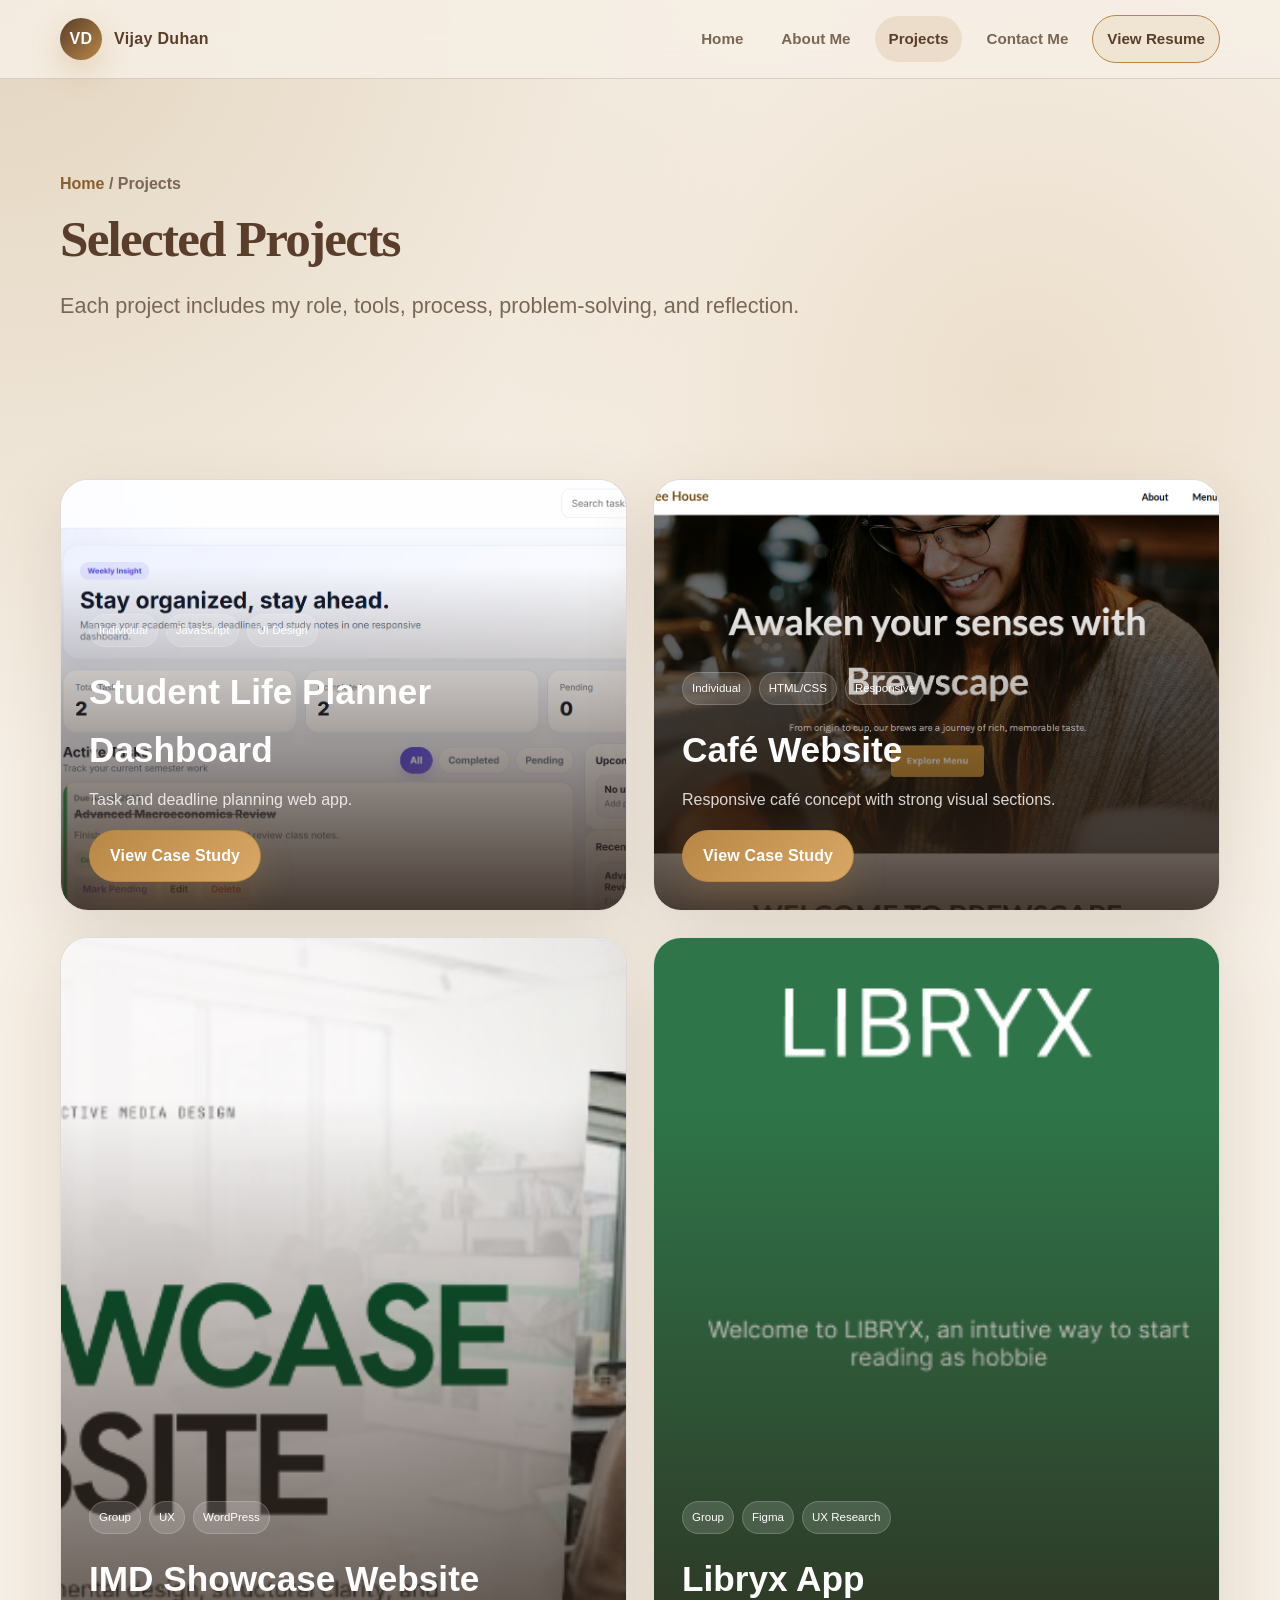
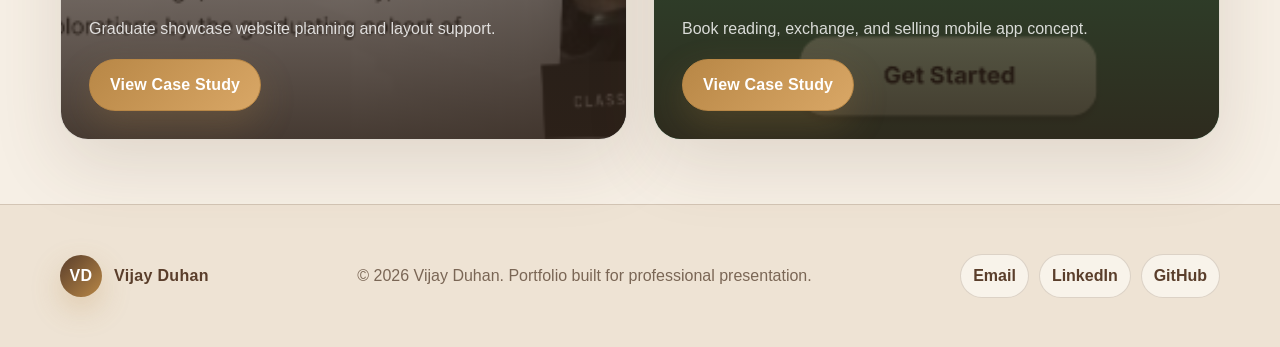
<file: projects.html>
<!DOCTYPE html>
<html lang="en">
<head>
  <meta charset="UTF-8">
  <meta name="viewport" content="width=device-width, initial-scale=1.0">
  <meta name="description" content="Vijay Duhan portfolio — Junior Web Developer, Front-End Developer, and Creative Designer.">
  <title>Vijay Duhan Portfolio</title>
  <link rel="stylesheet" href="css/style.css">
</head>
<body>
<a class="skip-link" href="#main">Skip to content</a>
<header class="site-header">
  <nav class="navbar" aria-label="Main navigation">
    <a class="logo" href="index.html" aria-label="Vijay Duhan Home"><span class="logo-mark">VD</span><span>Vijay Duhan</span></a>
    <button class="menu-toggle" aria-label="Open navigation" aria-expanded="false">☰</button>
    <div class="nav-links">
      <a href="index.html" class="">Home</a><a href="about.html" class="">About Me</a><a href="projects.html" class="active">Projects</a><a href="contact.html" class="">Contact Me</a>
      <a class="nav-cta" href="assets/docs/Vijay-Duhan-Resume.pdf" target="_blank" rel="noopener">View Resume</a>
    </div>
  </nav>
</header>
<main id="main">
<section class="page-banner">
  <div class="container">
    <p class="breadcrumb"><a href="index.html">Home</a> / Projects</p>
    <h1 class="section-title">Selected Projects</h1>
    <p class="lead">Each project includes my role, tools, process, problem-solving, and reflection.</p>
  </div>
</section>
<section class="section compact">
  <div class="container projects-grid">
    <a class="project-card reveal" href="student-planner.html"><img src="assets/images/student-dashboard-main.png" alt="Student Life Planner dashboard"><div class="project-card-content"><div class="project-meta"><span>Individual</span><span>JavaScript</span><span>UI Design</span></div><h3>Student Life Planner Dashboard</h3><p>Task and deadline planning web app.</p><span class="btn primary">View Case Study</span></div></a>
    <a class="project-card reveal" href="cafe-website.html"><img src="assets/images/cafe-hero.png" alt="Café website"><div class="project-card-content"><div class="project-meta"><span>Individual</span><span>HTML/CSS</span><span>Responsive</span></div><h3>Café Website</h3><p>Responsive café concept with strong visual sections.</p><span class="btn primary">View Case Study</span></div></a>
    <a class="project-card reveal" href="imd-showcase.html"><img src="assets/images/imd-home.png" alt="IMD Showcase Website"><div class="project-card-content"><div class="project-meta"><span>Group</span><span>UX</span><span>WordPress</span></div><h3>IMD Showcase Website</h3><p>Graduate showcase website planning and layout support.</p><span class="btn primary">View Case Study</span></div></a>
    <a class="project-card reveal" href="libryx-app.html"><img src="assets/images/libryx-home.png" alt="Libryx App"><div class="project-card-content"><div class="project-meta"><span>Group</span><span>Figma</span><span>UX Research</span></div><h3>Libryx App</h3><p>Book reading, exchange, and selling mobile app concept.</p><span class="btn primary">View Case Study</span></div></a>
    
  </div>
</section>
</main>
<footer class="site-footer">
  <div class="container footer-grid">
    <a class="logo" href="index.html"><span class="logo-mark">VD</span><span>Vijay Duhan</span></a>
    <p class="muted">© <span data-year>2026</span> Vijay Duhan. Portfolio built for professional presentation.</p>
    <div class="socials">
      <a href="mailto:vijayduhan8610@gmail.com">Email</a>
      <a href="https://www.linkedin.com/in/VIJAYDUHAN5212" target="_blank" rel="noopener">LinkedIn</a>
      <a href="https://github.com/DUHA0058" target="_blank" rel="noopener">GitHub</a>
    </div>
  </div>
</footer>
<script src="js/main.js"></script>
</body>
</html>
</file>
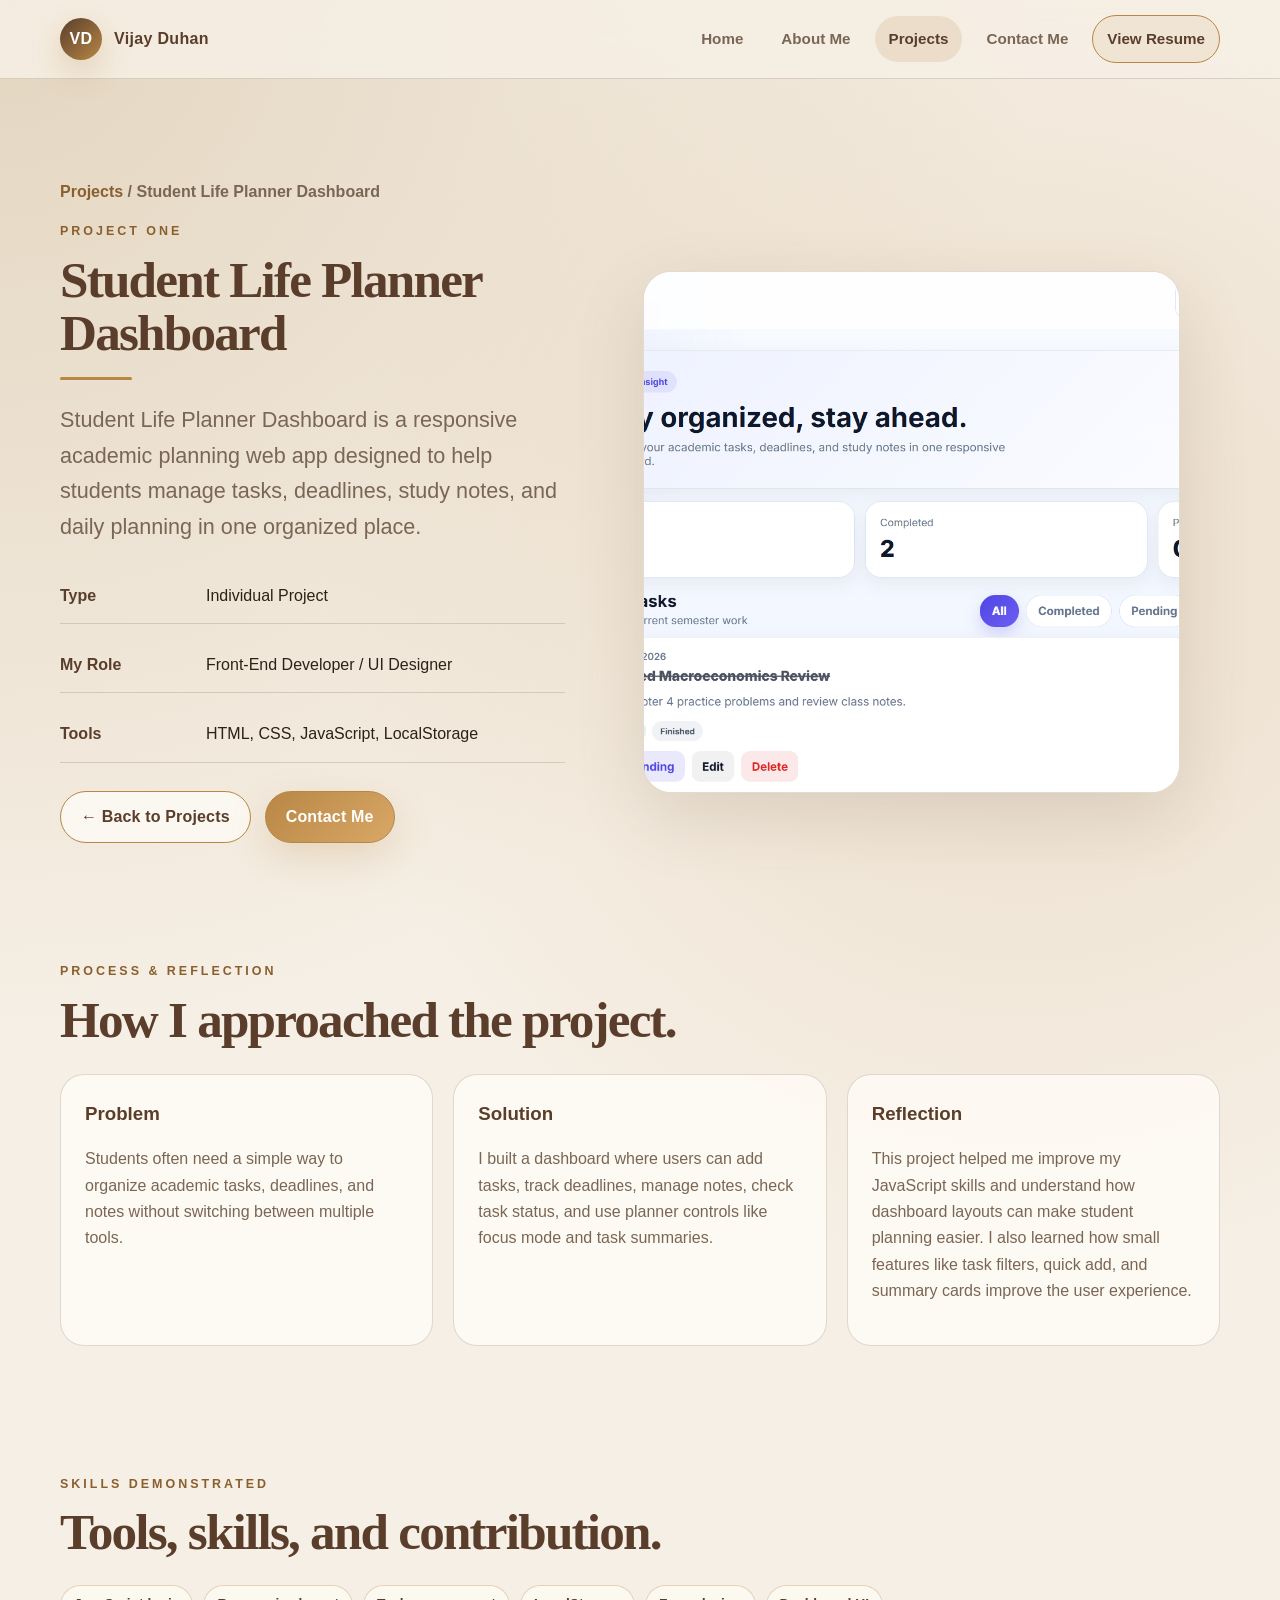
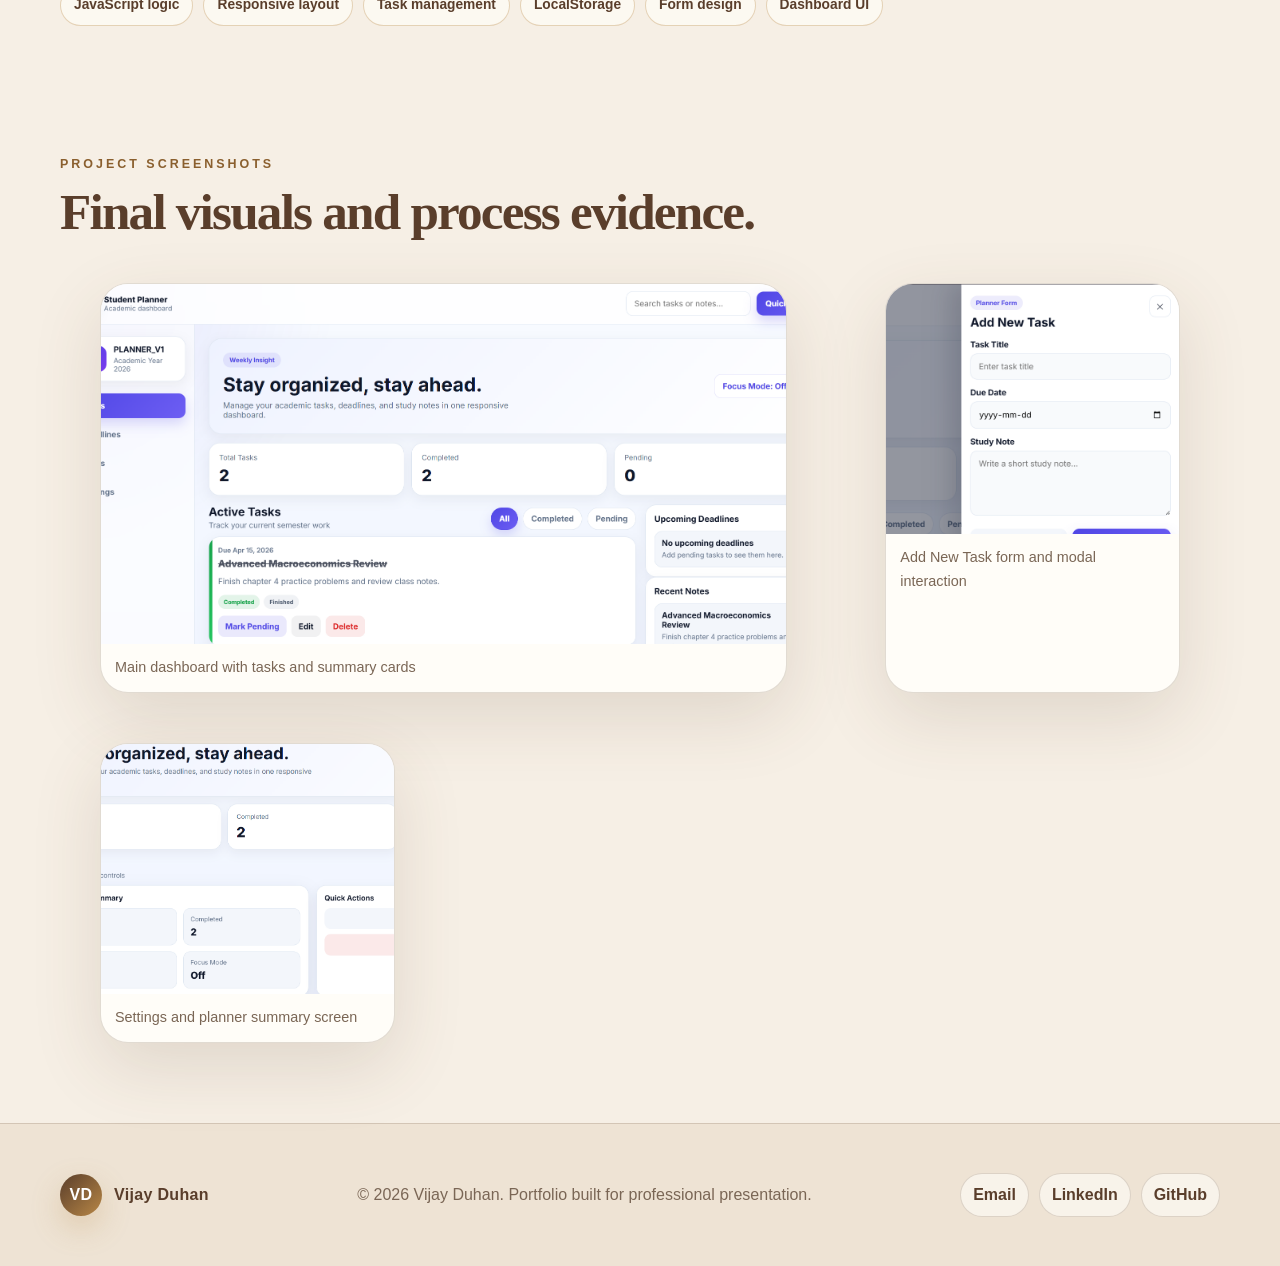
<file: student-planner.html>
<!DOCTYPE html>
<html lang="en">
<head>
  <meta charset="UTF-8">
  <meta name="viewport" content="width=device-width, initial-scale=1.0">
  <meta name="description" content="Vijay Duhan portfolio — Junior Web Developer, Front-End Developer, and Creative Designer.">
  <title>Vijay Duhan Portfolio</title>
  <link rel="stylesheet" href="css/style.css">
</head>
<body>
<a class="skip-link" href="#main">Skip to content</a>
<header class="site-header">
  <nav class="navbar" aria-label="Main navigation">
    <a class="logo" href="index.html" aria-label="Vijay Duhan Home"><span class="logo-mark">VD</span><span>Vijay Duhan</span></a>
    <button class="menu-toggle" aria-label="Open navigation" aria-expanded="false">☰</button>
    <div class="nav-links">
      <a href="index.html" class="">Home</a><a href="about.html" class="">About Me</a><a href="projects.html" class="active">Projects</a><a href="contact.html" class="">Contact Me</a>
      <a class="nav-cta" href="assets/docs/Vijay-Duhan-Resume.pdf" target="_blank" rel="noopener">View Resume</a>
    </div>
  </nav>
</header>
<main id="main">
<section class="project-hero">
  <div class="container">
    <p class="breadcrumb"><a href="projects.html">Projects</a> / Student Life Planner Dashboard</p>
    <div class="project-hero-grid">
      <div class="reveal">
        <p class="eyebrow">Project One</p>
        <h1 class="section-title">Student Life Planner Dashboard</h1>
        <div class="rule"></div>
        <p class="lead">Student Life Planner Dashboard is a responsive academic planning web app designed to help students manage tasks, deadlines, study notes, and daily planning in one organized place.</p>
        <div class="project-facts">
          <div class="fact"><strong>Type</strong><span>Individual Project</span></div>
          <div class="fact"><strong>My Role</strong><span>Front-End Developer / UI Designer</span></div>
          <div class="fact"><strong>Tools</strong><span>HTML, CSS, JavaScript, LocalStorage</span></div>
        </div>
        <div class="btn-row"><a class="btn secondary" href="projects.html">← Back to Projects</a><a class="btn primary" href="contact.html">Contact Me</a></div>
      </div>
      <figure class="project-hero-image reveal"><img src="assets/images/student-dashboard-main.png" alt="Student Life Planner Dashboard project screenshot"></figure>
    </div>
  </div>
</section>
<section class="section compact">
  <div class="container">
    <p class="eyebrow reveal">Process & Reflection</p>
    <h2 class="section-title reveal">How I approached the project.</h2>
    <div class="process-grid">
      <div class="process-card reveal"><h3>Problem</h3><p class="muted">Students often need a simple way to organize academic tasks, deadlines, and notes without switching between multiple tools.</p></div>
      <div class="process-card reveal"><h3>Solution</h3><p class="muted">I built a dashboard where users can add tasks, track deadlines, manage notes, check task status, and use planner controls like focus mode and task summaries.</p></div>
      <div class="process-card reveal"><h3>Reflection</h3><p class="muted">This project helped me improve my JavaScript skills and understand how dashboard layouts can make student planning easier. I also learned how small features like task filters, quick add, and summary cards improve the user experience.</p></div>
    </div>
  </div>
</section>
<section class="section compact">
  <div class="container">
    <p class="eyebrow reveal">Skills Demonstrated</p>
    <h2 class="section-title reveal">Tools, skills, and contribution.</h2>
    <div class="keyword-row reveal"><span class="tool-tag">JavaScript logic</span><span class="tool-tag">Responsive layout</span><span class="tool-tag">Task management</span><span class="tool-tag">LocalStorage</span><span class="tool-tag">Form design</span><span class="tool-tag">Dashboard UI</span></div>
  </div>
</section>
<section class="section compact">
  <div class="container">
    <p class="eyebrow reveal">Project Screenshots</p>
    <h2 class="section-title reveal">Final visuals and process evidence.</h2>
    <div class="gallery-grid"><figure class="gallery-image wide reveal"><img src="assets/images/student-dashboard-main.png" alt="Main dashboard with tasks and summary cards"><figcaption class="caption">Main dashboard with tasks and summary cards</figcaption></figure><figure class="gallery-image  reveal"><img src="assets/images/student-dashboard-form.png" alt="Add New Task form and modal interaction"><figcaption class="caption">Add New Task form and modal interaction</figcaption></figure><figure class="gallery-image  reveal"><img src="assets/images/student-dashboard-settings.png" alt="Settings and planner summary screen"><figcaption class="caption">Settings and planner summary screen</figcaption></figure></div>
  </div>
</section>
</main>
<footer class="site-footer">
  <div class="container footer-grid">
    <a class="logo" href="index.html"><span class="logo-mark">VD</span><span>Vijay Duhan</span></a>
    <p class="muted">© <span data-year>2026</span> Vijay Duhan. Portfolio built for professional presentation.</p>
    <div class="socials">
      <a href="mailto:vijayduhan8610@gmail.com">Email</a>
      <a href="https://www.linkedin.com/in/VIJAYDUHAN5212" target="_blank" rel="noopener">LinkedIn</a>
      <a href="https://github.com/DUHA0058" target="_blank" rel="noopener">GitHub</a>
    </div>
  </div>
</footer>
<script src="js/main.js"></script>
</body>
</html>
</file>
<file: css/style.css>
/* Vijay Duhan Portfolio
   Palette: cream, beige, brown, gold
*/
:root {
  --bg: #f6efe5;
  --surface: #fffdf8;
  --surface-2: #ead9c5;
  --surface-3: #d6c3a5;
  --text: #2e2118;
  --heading: #5a3e2b;
  --muted: #7a6655;
  --accent: #b88746;
  --accent-dark: #8a5f2e;
  --line: rgba(90, 62, 43, 0.18);
  --shadow: 0 24px 70px rgba(90, 62, 43, 0.14);
  --radius: 28px;
  --radius-sm: 16px;
  --container: min(1160px, calc(100% - 40px));
}

* { box-sizing: border-box; }
html { scroll-behavior: smooth; }
body {
  margin: 0;
  font-family: Inter, Poppins, Arial, sans-serif;
  background:
    radial-gradient(circle at top left, rgba(214,195,165,.58), transparent 33%),
    radial-gradient(circle at 80% 20%, rgba(184,135,70,.16), transparent 28%),
    var(--bg);
  color: var(--text);
  line-height: 1.65;
}

img { max-width: 100%; display: block; }
a { color: inherit; text-decoration: none; }
button, input, textarea { font: inherit; }

.skip-link {
  position: absolute;
  left: 16px;
  top: -80px;
  background: var(--heading);
  color: #fff;
  padding: 10px 16px;
  border-radius: 10px;
  z-index: 9999;
}
.skip-link:focus { top: 16px; }

.container { width: var(--container); margin: 0 auto; }
.section { padding: 92px 0; position: relative; }
.section.compact { padding: 64px 0; }

/* Navigation */
.site-header {
  position: sticky;
  top: 0;
  z-index: 1000;
  backdrop-filter: blur(18px);
  background: rgba(246, 239, 229, 0.86);
  border-bottom: 1px solid var(--line);
}
.navbar {
  height: 78px;
  width: var(--container);
  margin: 0 auto;
  display: flex;
  align-items: center;
  justify-content: space-between;
  gap: 24px;
}
.logo {
  display: flex;
  align-items: center;
  gap: 12px;
  font-weight: 800;
  letter-spacing: .02em;
  color: var(--heading);
}
.logo-mark {
  width: 42px;
  height: 42px;
  border-radius: 50%;
  display: grid;
  place-items: center;
  background: linear-gradient(135deg, var(--heading), var(--accent));
  color: #fff;
  box-shadow: 0 12px 30px rgba(184,135,70,.28);
}
.nav-links {
  display: flex;
  align-items: center;
  gap: 10px;
}
.nav-links a {
  padding: 10px 14px;
  border-radius: 999px;
  color: var(--muted);
  font-size: 0.95rem;
  font-weight: 700;
  transition: .25s ease;
}
.nav-links a:hover,
.nav-links a.active {
  color: var(--heading);
  background: rgba(232, 216, 195, .78);
}
.nav-cta {
  border: 1px solid var(--accent);
  color: var(--heading) !important;
  background: rgba(184,135,70,.10);
}
.menu-toggle {
  display: none;
  border: 0;
  background: transparent;
  color: var(--heading);
  font-size: 1.8rem;
  cursor: pointer;
}

/* Buttons */
.btn-row { display: flex; flex-wrap: wrap; gap: 14px; margin-top: 28px; }
.btn {
  display: inline-flex;
  align-items: center;
  justify-content: center;
  gap: 10px;
  min-height: 48px;
  padding: 12px 20px;
  border-radius: 999px;
  font-weight: 800;
  letter-spacing: .01em;
  transition: transform .25s ease, box-shadow .25s ease, background .25s ease;
  border: 1px solid var(--accent);
}
.btn.primary {
  background: linear-gradient(135deg, var(--accent), #d9a766);
  color: #fff;
  box-shadow: 0 14px 36px rgba(184,135,70,.22);
}
.btn.secondary {
  background: rgba(255,253,248,.74);
  color: var(--heading);
}
.btn:hover { transform: translateY(-3px); box-shadow: 0 18px 42px rgba(90,62,43,.18); }

/* Text */
.eyebrow {
  color: var(--accent-dark);
  text-transform: uppercase;
  letter-spacing: .24em;
  font-size: .78rem;
  font-weight: 900;
  margin: 0 0 12px;
}
.display {
  font-family: Georgia, 'Times New Roman', serif;
  font-size: clamp(3rem, 7vw, 7rem);
  line-height: .92;
  color: var(--heading);
  margin: 0;
  letter-spacing: -0.045em;
}
.section-title {
  font-family: Georgia, 'Times New Roman', serif;
  font-size: clamp(2.1rem, 4vw, 4.1rem);
  line-height: 1.03;
  color: var(--heading);
  margin: 0;
  letter-spacing: -.035em;
}
.lead {
  font-size: clamp(1.08rem, 2vw, 1.35rem);
  color: var(--muted);
  max-width: 760px;
}
.muted { color: var(--muted); }

/* Hero */
.hero {
  min-height: calc(100vh - 78px);
  display: grid;
  align-items: center;
  padding: 70px 0;
}
.hero-grid {
  display: grid;
  grid-template-columns: 1.05fr .95fr;
  gap: 56px;
  align-items: center;
}
.hero-tagline {
  font-size: 1.2rem;
  color: var(--muted);
  max-width: 620px;
}
.keyword-row {
  display: flex;
  flex-wrap: wrap;
  gap: 10px;
  margin-top: 26px;
}
.keyword,
.tool-tag {
  display: inline-flex;
  border: 1px solid rgba(184,135,70,.35);
  background: rgba(255, 253, 248, .65);
  color: var(--heading);
  border-radius: 999px;
  padding: 8px 13px;
  font-weight: 800;
  font-size: .86rem;
}
.hero-visual {
  position: relative;
  min-height: 500px;
  display: grid;
  place-items: center;
}
.profile-frame {
  width: min(390px, 86vw);
  aspect-ratio: 4 / 5;
  border-radius: 42% 42% 32% 32%;
  overflow: hidden;
  background: var(--surface-2);
  box-shadow: var(--shadow);
  border: 1px solid rgba(184,135,70,.25);
  position: relative;
}
.profile-frame img { width: 100%; height: 100%; object-fit: cover; object-position: top center; }
.blob {
  position: absolute;
  border-radius: 999px;
  opacity: .8;
  filter: blur(.2px);
}
.blob.one { width: 160px; height: 160px; right: 0; top: 25px; background: rgba(232,216,195,.86); animation: float 6s ease-in-out infinite; }
.blob.two { width: 90px; height: 90px; left: 30px; bottom: 58px; background: rgba(184,135,70,.32); animation: float 5.2s ease-in-out infinite reverse; }
.float-card {
  position: absolute;
  background: rgba(255,253,248,.92);
  border: 1px solid var(--line);
  border-radius: 20px;
  padding: 14px 16px;
  box-shadow: 0 18px 48px rgba(90,62,43,.13);
  color: var(--heading);
  font-weight: 900;
}
.float-card.top { right: 10px; top: 90px; }
.float-card.bottom { left: 18px; bottom: 82px; }
.float-card.mid { right: 35px; bottom: 150px; }
@keyframes float { 0%,100%{transform:translateY(0)} 50%{transform:translateY(-18px)} }

/* Cards */
.card {
  background: rgba(255,253,248,.76);
  border: 1px solid var(--line);
  border-radius: var(--radius);
  box-shadow: var(--shadow);
}
.card.padded { padding: clamp(22px, 4vw, 38px); }
.grid-2 { display: grid; grid-template-columns: repeat(2, 1fr); gap: 24px; }
.grid-3 { display: grid; grid-template-columns: repeat(3, 1fr); gap: 22px; }
.grid-4 { display: grid; grid-template-columns: repeat(4, 1fr); gap: 18px; }

.feature-card {
  padding: 26px;
  border-radius: 24px;
  background: rgba(255,253,248,.72);
  border: 1px solid var(--line);
  transition: transform .25s ease, box-shadow .25s ease;
}
.feature-card:hover { transform: translateY(-8px); box-shadow: var(--shadow); }
.feature-icon {
  width: 52px;
  height: 52px;
  border-radius: 18px;
  display: grid;
  place-items: center;
  color: #fff;
  background: linear-gradient(135deg, var(--heading), var(--accent));
  margin-bottom: 16px;
  font-weight: 900;
}

/* Projects */
.projects-grid {
  display: grid;
  grid-template-columns: repeat(2, 1fr);
  gap: 26px;
  margin-top: 34px;
}
.project-card {
  position: relative;
  overflow: hidden;
  border-radius: var(--radius);
  min-height: 430px;
  background: var(--surface);
  border: 1px solid var(--line);
  box-shadow: var(--shadow);
  isolation: isolate;
}
.project-card::before {
  content: "";
  position: absolute;
  inset: 0;
  background: linear-gradient(to top, rgba(46,33,24,.88) 0%, rgba(46,33,24,.38) 45%, transparent 80%);
  z-index: 1;
  transition: .35s ease;
}
.project-card img {
  width: 100%;
  height: 100%;
  min-height: 430px;
  object-fit: cover;
  transition: transform .55s ease;
}
.project-card:hover img { transform: scale(1.06); }
.project-card:hover::before { background: linear-gradient(to top, rgba(46,33,24,.95) 0%, rgba(46,33,24,.50) 52%, transparent 88%); }
.project-card-content {
  position: absolute;
  z-index: 2;
  bottom: 0;
  left: 0;
  right: 0;
  padding: 28px;
  color: #fff;
}
.project-card h3 { margin: 0 0 8px; font-size: clamp(1.45rem, 3vw, 2.2rem); }
.project-card p { color: rgba(255,255,255,.82); margin: 0 0 16px; }
.project-meta { display:flex; flex-wrap:wrap; gap:8px; margin-bottom:16px; }
.project-meta span { font-size:.72rem; padding:6px 9px; border-radius:999px; background:rgba(255,255,255,.14); border:1px solid rgba(255,255,255,.18); }

/* Project detail */
.project-hero {
  padding: 84px 0 54px;
}
.project-hero-grid {
  display: grid;
  grid-template-columns: .9fr 1.1fr;
  gap: 38px;
  align-items: center;
}
.project-hero-image,
.gallery-image {
  border-radius: var(--radius);
  overflow: hidden;
  border: 1px solid var(--line);
  box-shadow: var(--shadow);
  background: var(--surface);
}
.project-hero-image img { width:100%; height: 520px; object-fit: cover; object-position: top center; }
.project-facts {
  display: grid;
  gap: 14px;
  margin-top: 24px;
}
.fact {
  display: grid;
  grid-template-columns: 130px 1fr;
  gap: 16px;
  padding: 14px 0;
  border-bottom: 1px solid var(--line);
}
.fact strong { color: var(--heading); }
.process-grid { display: grid; grid-template-columns: repeat(3, 1fr); gap: 20px; margin-top: 28px; }
.process-card {
  padding: 24px;
  border-radius: 24px;
  background: rgba(255,253,248,.78);
  border: 1px solid var(--line);
}
.process-card h3 { color: var(--heading); margin: 0 0 8px; }
.gallery-grid {
  display: grid;
  grid-template-columns: repeat(3, 1fr);
  gap: 18px;
  margin-top: 28px;
}
.gallery-image img { width: 100%; height: 250px; object-fit: cover; object-position: top center; }
.gallery-image.tall img { height: 410px; object-fit: contain; background: #f8f4ed; }
.gallery-image.wide { grid-column: span 2; }
.gallery-image.wide img { height: 360px; }
.caption { padding: 12px 14px; color: var(--muted); font-size: .9rem; }

/* About page */
.about-intro {
  display: grid;
  grid-template-columns: .85fr 1.15fr;
  gap: 36px;
  align-items: center;
}
.about-photo { border-radius: var(--radius); overflow:hidden; box-shadow: var(--shadow); border:1px solid var(--line); background:var(--surface-2); }
.about-photo img { width: 100%; height: 560px; object-fit: cover; object-position: top center; }
.resume-preview { display:grid; grid-template-columns:.65fr 1.35fr; gap:24px; align-items:center; }
.resume-preview .pdf-card {
  border-radius: 24px;
  min-height: 230px;
  background: linear-gradient(135deg, var(--surface), var(--surface-2));
  border: 1px solid var(--line);
  display:grid;
  place-items:center;
  font-size: 3rem;
  color: var(--heading);
  box-shadow: inset 0 0 0 8px rgba(255,255,255,.38);
}

/* Contact */
.contact-grid { display: grid; grid-template-columns: .9fr 1.1fr; gap: 40px; align-items: start; }
.contact-list { display:grid; gap:14px; margin-top:28px; }
.contact-item { padding: 16px 0; border-bottom:1px solid var(--line); }
.contact-item strong { display:block; color:var(--heading); }
.form-card { padding: 30px; border-radius: var(--radius); background: rgba(255,253,248,.78); border:1px solid var(--line); box-shadow: var(--shadow); }
.form-field { margin-bottom: 18px; }
.form-field label { display:block; color:var(--heading); font-weight:800; margin-bottom: 7px; }
.form-field input,
.form-field textarea {
  width: 100%;
  border: 1px solid var(--line);
  border-radius: 16px;
  background: #fffdf8;
  padding: 14px 16px;
  color: var(--text);
  outline: none;
}
.form-field input:focus,
.form-field textarea:focus { border-color: var(--accent); box-shadow: 0 0 0 4px rgba(184,135,70,.12); }

/* Footer */
.site-footer {
  padding: 42px 0;
  background: rgba(232,216,195,.5);
  border-top: 1px solid var(--line);
}
.footer-grid { display:flex; align-items:center; justify-content:space-between; gap:18px; flex-wrap:wrap; }
.socials { display:flex; gap:10px; flex-wrap:wrap; }
.socials a { border:1px solid var(--line); border-radius:999px; padding:8px 12px; color:var(--heading); font-weight:800; background:rgba(255,253,248,.6); }

/* Small details */
.rule { width: 72px; height: 3px; background: var(--accent); border-radius:999px; margin: 18px 0; }
.page-banner { padding: 76px 0 36px; }
.breadcrumb { color: var(--muted); font-weight: 800; }
.breadcrumb a { color: var(--accent-dark); }
.note-box { border-left: 4px solid var(--accent); padding: 18px 20px; background: rgba(255,253,248,.65); border-radius: 0 18px 18px 0; }

/* Animation */
.reveal { opacity: 0; transform: translateY(28px); transition: .7s ease; }
.reveal.visible { opacity: 1; transform: translateY(0); }

@media (max-width: 900px) {
  .navbar { height: auto; min-height: 72px; }
  .menu-toggle { display: block; }
  .nav-links {
    position: fixed;
    inset: 72px 20px auto 20px;
    display: none;
    flex-direction: column;
    align-items: stretch;
    padding: 18px;
    border-radius: 22px;
    background: rgba(255,253,248,.96);
    border: 1px solid var(--line);
    box-shadow: var(--shadow);
  }
  .nav-links.open { display:flex; }
  .nav-links a { width: 100%; }
  .hero-grid,
  .project-hero-grid,
  .about-intro,
  .contact-grid,
  .resume-preview { grid-template-columns: 1fr; }
  .hero { min-height: auto; }
  .hero-visual { min-height: 420px; }
  .projects-grid,
  .grid-2,
  .grid-3,
  .grid-4,
  .process-grid,
  .gallery-grid { grid-template-columns: 1fr; }
  .gallery-image.wide { grid-column: span 1; }
  .project-hero-image img { height: 360px; }
  .fact { grid-template-columns: 1fr; gap: 4px; }
}

@media (max-width: 560px) {
  :root { --container: min(100% - 26px, 1160px); }
  .section { padding: 68px 0; }
  .display { font-size: clamp(2.8rem, 16vw, 4.5rem); }
  .float-card { display:none; }
  .profile-frame { width: min(310px, 88vw); }
  .hero-visual { min-height: 360px; }
  .about-photo img { height: 430px; }
  .project-card { min-height: 360px; }
  .project-card img { min-height: 360px; }
  .project-card-content { padding: 22px; }
}

@media (prefers-reduced-motion: reduce) {
  *, *::before, *::after { animation: none !important; transition: none !important; scroll-behavior: auto !important; }
}

/*  VD scroll animation */
.intro-hero {
  height: 180vh;
  background:
    radial-gradient(circle at 50% 28%, rgba(184, 135, 70, 0.22), transparent 28%),
    linear-gradient(135deg, #f6efe5 0%, #fffaf2 100%);
  position: relative;
}

.intro-sticky {
  height: 100vh;
  position: sticky;
  top: 78px;
  overflow: hidden;
  display: flex;
  justify-content: center;
  align-items: center;
}

.vd-animation {
  position: absolute;
  inset: 0;
  display: flex;
  justify-content: center;
  align-items: center;
}

.big-vd {
  font-size: clamp(8rem, 25vw, 24rem);
  font-weight: 900;
  letter-spacing: 0.08em;
  color: rgba(184, 135, 70, 0.18);
  text-shadow:
    0 0 20px rgba(184, 135, 70, 0.25),
    0 0 70px rgba(184, 135, 70, 0.22);
  animation: vdGlow 3s ease-in-out infinite alternate;
  transition: 0.2s linear;
  margin: 0;
  line-height: 1;
}

.hero-content {
  position: relative;
  z-index: 5;
  width: min(1160px, calc(100% - 40px));
  display: grid;
  grid-template-columns: 1fr 420px;
  align-items: center;
  gap: 42px;
  transform: translateY(70vh);
  opacity: 0;
  transition: 0.2s linear;
}

.hero-text {
  background: rgba(255, 253, 248, 0.66);
  border: 1px solid rgba(184, 135, 70, 0.25);
  backdrop-filter: blur(10px);
  border-radius: 32px;
  padding: 34px;
  box-shadow: 0 24px 70px rgba(90, 62, 43, 0.12);
}

.hero-label {
  color: #b88746;
  text-transform: uppercase;
  letter-spacing: 0.22em;
  font-weight: 900;
  font-size: 0.82rem;
  margin: 0 0 1rem;
}

.hero-content h2 {
  font-family: Georgia, "Times New Roman", serif;
  font-size: clamp(3rem, 7vw, 6.4rem);
  line-height: 0.95;
  color: #5a3e2b;
  margin: 0 0 0.8rem;
  letter-spacing: -0.05em;
}

.hero-content h3 {
  color: #b88746;
  font-size: clamp(1rem, 1.8vw, 1.3rem);
  margin: 0 0 1.3rem;
}

.hero-content p {
  color: #2e2118;
  max-width: 660px;
  line-height: 1.8;
  margin: 0;
}

.hero-keywords {
  display: flex;
  flex-wrap: wrap;
  gap: 0.7rem;
  margin-top: 1.6rem;
}

.hero-keywords span {
  background: #e8d8c3;
  color: #5a3e2b;
  border: 1px solid rgba(184, 135, 70, 0.42);
  padding: 0.55rem 0.95rem;
  border-radius: 999px;
  font-size: 0.86rem;
  font-weight: 800;
}

.hero-buttons {
  margin-top: 2rem;
  display: flex;
  flex-wrap: wrap;
  gap: 1rem;
}

.primary-btn {
  background: linear-gradient(135deg, #b88746, #d9a766);
  color: #fffaf2;
}

.secondary-btn {
  background: rgba(255, 253, 248, 0.78);
  border: 1px solid #b88746;
  color: #5a3e2b;
}

.hero-illustration-wrap {
  position: relative;
  border-radius: 36px;
  padding: 12px;
  background: linear-gradient(135deg, rgba(184, 135, 70, 0.28), rgba(232, 216, 195, 0.65));
  box-shadow: 0 24px 70px rgba(90, 62, 43, 0.18);
  animation: floatImage 4s ease-in-out infinite;
}

.hero-illustration {
  width: 100%;
  border-radius: 28px;
  object-fit: cover;
  aspect-ratio: 4 / 5;
}

.particle {
  position: absolute;
  width: 9px;
  height: 9px;
  background: #b88746;
  border-radius: 50%;
  opacity: 0.78;
  box-shadow: 0 0 18px rgba(184, 135, 70, 0.55);
  animation: floatParticle 5s ease-in-out infinite;
}

.particle-1 { top: 25%; left: 22%; animation-delay: 0s; }
.particle-2 { top: 18%; right: 25%; animation-delay: 0.6s; }
.particle-3 { bottom: 22%; left: 28%; animation-delay: 1.2s; }
.particle-4 { bottom: 28%; right: 20%; animation-delay: 1.8s; }
.particle-5 { top: 48%; left: 15%; animation-delay: 2.4s; }
.particle-6 { top: 55%; right: 16%; animation-delay: 3s; }

@keyframes vdGlow {
  from {
    text-shadow:
      0 0 15px rgba(184, 135, 70, 0.2),
      0 0 45px rgba(184, 135, 70, 0.15);
  }
  to {
    text-shadow:
      0 0 28px rgba(184, 135, 70, 0.48),
      0 0 95px rgba(184, 135, 70, 0.36);
  }
}

@keyframes floatParticle {
  0%, 100% {
    transform: translateY(0) scale(1);
    opacity: 0.5;
  }
  50% {
    transform: translateY(-22px) scale(1.3);
    opacity: 1;
  }
}

@keyframes floatImage {
  0%, 100% { transform: translateY(0); }
  50% { transform: translateY(-12px); }
}

@media (max-width: 900px) {
  .intro-sticky {
    top: 70px;
  }

  .hero-content {
    grid-template-columns: 1fr;
    text-align: center;
    gap: 22px;
  }

  .hero-illustration-wrap {
    max-width: 280px;
    margin: 0 auto;
  }

  .hero-keywords,
  .hero-buttons {
    justify-content: center;
  }
}

@media (max-width: 600px) {
  .intro-hero {
    height: 160vh;
  }

  .hero-text {
    padding: 24px;
    border-radius: 24px;
  }

  .hero-buttons {
    flex-direction: column;
  }

  .btn {
    width: 100%;
  }
}

/* Extra VD hero animation details */
.orbit-ring {
  position: absolute;
  width: clamp(260px, 45vw, 620px);
  height: clamp(260px, 45vw, 620px);
  border: 1px solid rgba(184, 135, 70, 0.28);
  border-top-color: rgba(184, 135, 70, 0.8);
  border-radius: 50%;
  animation: rotateRing 16s linear infinite;
}

.floating-tag {
  position: absolute;
  background: rgba(255, 253, 248, 0.72);
  color: #5a3e2b;
  border: 1px solid rgba(184, 135, 70, 0.35);
  border-radius: 999px;
  padding: 0.55rem 0.9rem;
  font-size: 0.82rem;
  font-weight: 800;
  box-shadow: 0 12px 30px rgba(90, 62, 43, 0.12);
  backdrop-filter: blur(8px);
  animation: floatTag 5s ease-in-out infinite;
}

.tag-1 {
  top: 22%;
  left: 29%;
  animation-delay: 0s;
}

.tag-2 {
  top: 27%;
  right: 28%;
  animation-delay: 0.5s;
}

.tag-3 {
  bottom: 26%;
  left: 30%;
  animation-delay: 1s;
}

.tag-4 {
  bottom: 23%;
  right: 31%;
  animation-delay: 1.5s;
}

.tag-5 {
  top: 50%;
  right: 18%;
  animation-delay: 2s;
}

.scroll-hint {
  position: absolute;
  bottom: 34px;
  left: 50%;
  transform: translateX(-50%);
  color: #5a3e2b;
  font-size: 0.85rem;
  font-weight: 800;
  letter-spacing: 0.08em;
  text-transform: uppercase;
  opacity: 0.75;
  animation: scrollHintMove 1.8s ease-in-out infinite;
}

@keyframes rotateRing {
  from {
    transform: rotate(0deg);
  }

  to {
    transform: rotate(360deg);
  }
}

@keyframes floatTag {
  0%, 100% {
    transform: translateY(0);
  }

  50% {
    transform: translateY(-14px);
  }
}

@keyframes scrollHintMove {
  0%, 100% {
    transform: translate(-50%, 0);
    opacity: 0.55;
  }

  50% {
    transform: translate(-50%, -8px);
    opacity: 1;
  }
}

@media (max-width: 768px) {
  .floating-tag {
    font-size: 0.72rem;
    padding: 0.45rem 0.7rem;
  }

  .tag-1 { left: 12%; }
  .tag-2 { right: 12%; }
  .tag-3 { left: 14%; }
  .tag-4 { right: 14%; }
  .tag-5 { right: 8%; }

  .orbit-ring {
    width: 300px;
    height: 300px;
  }
}
</file>
